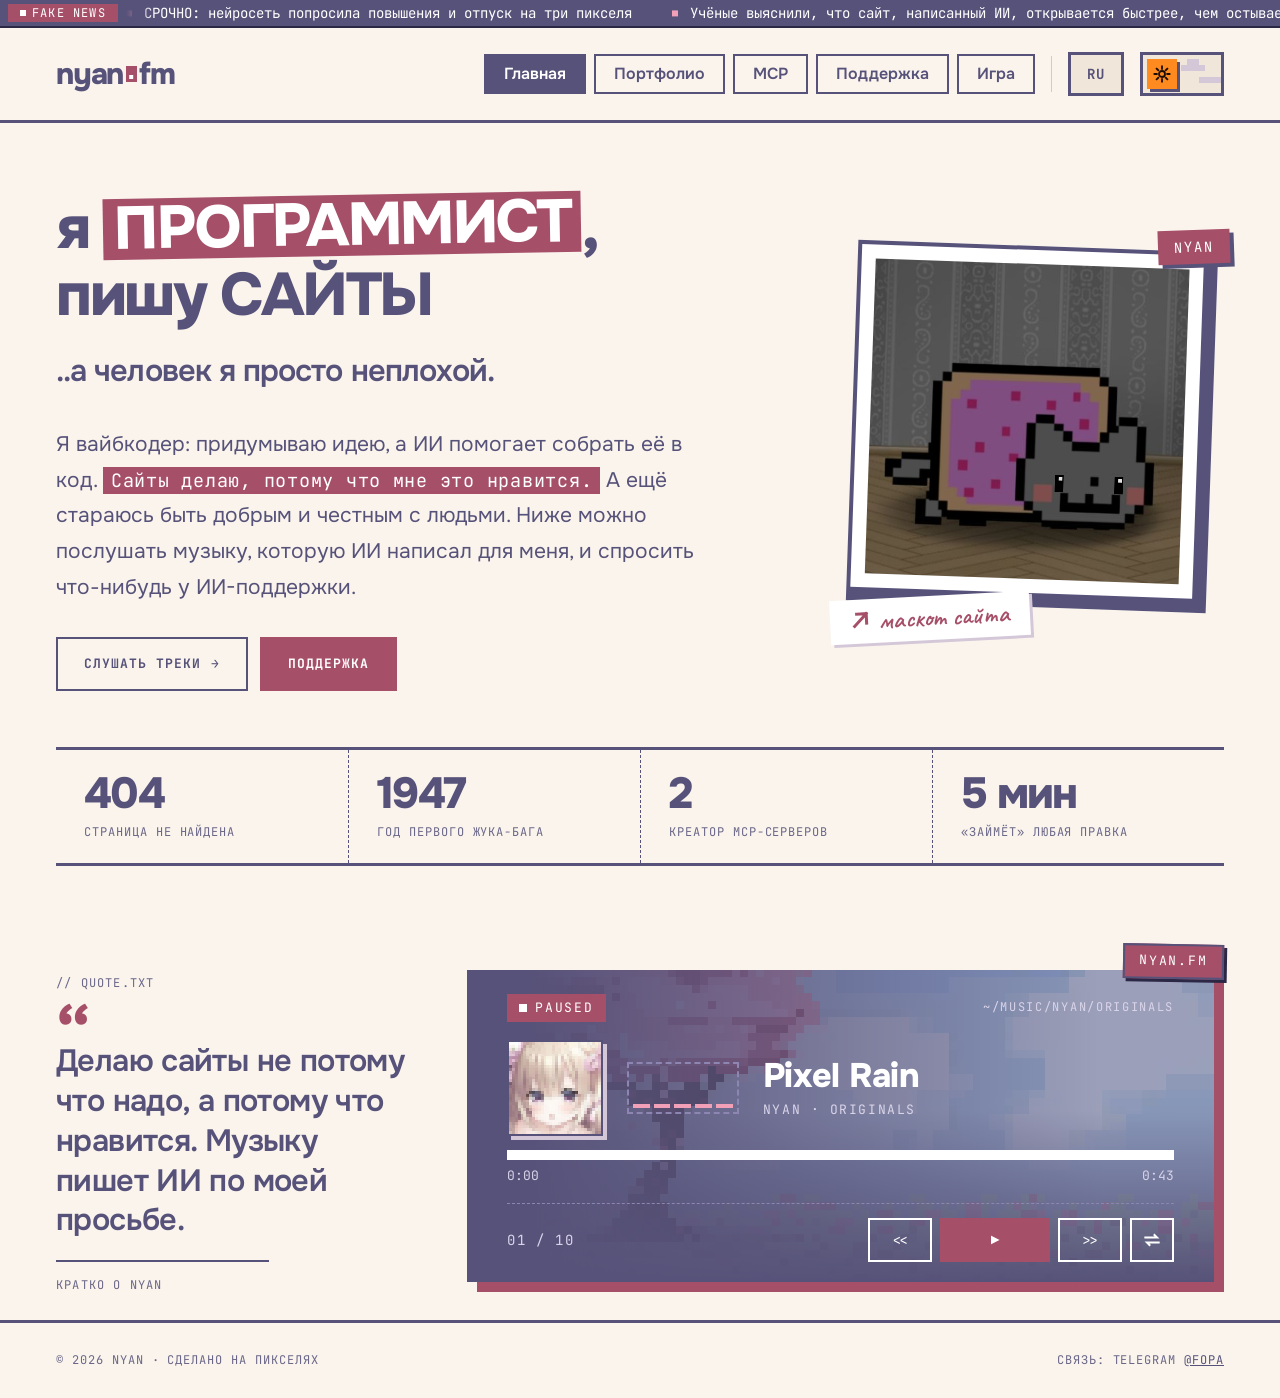
<file: index.html>
<!doctype html>
<html lang="ru">
<head>
  <meta charset="utf-8">
  <meta name="viewport" content="width=device-width, initial-scale=1">
  <title>NYAN</title>
  <meta name="description" content="Пиксельный уголок NYAN: музыка, цитаты и ИИ-поддержка">
  <link rel="canonical" href="https://aleks-fw.github.io/mysite/">
  <meta property="og:type" content="website">
  <meta property="og:title" content="NYAN">
  <meta property="og:description" content="Пиксельный уголок NYAN: музыка, цитаты, игра и ИИ-поддержка">
  <meta property="og:url" content="https://aleks-fw.github.io/mysite/">
  <meta property="og:image" content="https://aleks-fw.github.io/mysite/cat-open.png">
  <meta name="twitter:card" content="summary">
  <script>
    // по умолчанию светлая тема; при переходе между страницами она приходит из ссылки (?theme=), при обновлении страницы сбрасывается на светлую
    var t = "light", m = /[?&]theme=(dark|light)/.exec(location.search), nav = null;
    try { nav = performance.getEntriesByType("navigation")[0]; } catch (e) {}
    if (m && !(nav && nav.type === "reload")) t = m[1];
    document.documentElement.setAttribute("data-theme", t);
  </script>
  <link rel="stylesheet" href="fonts/fonts.css">
  <link rel="icon" href="data:image/svg+xml,%3Csvg%20xmlns=%22http://www.w3.org/2000/svg%22%20viewBox=%220%200%208%208%22%20shape-rendering=%22crispEdges%22%3E%3Crect%20width=%228%22%20height=%228%22%20fill=%22%23575279%22/%3E%3Crect%20x=%221%22%20y=%221%22%20width=%221%22%20height=%221%22%20fill=%22%23faf4ed%22/%3E%3Crect%20x=%221%22%20y=%222%22%20width=%221%22%20height=%221%22%20fill=%22%23faf4ed%22/%3E%3Crect%20x=%221%22%20y=%223%22%20width=%221%22%20height=%221%22%20fill=%22%23faf4ed%22/%3E%3Crect%20x=%221%22%20y=%224%22%20width=%221%22%20height=%221%22%20fill=%22%23faf4ed%22/%3E%3Crect%20x=%221%22%20y=%225%22%20width=%221%22%20height=%221%22%20fill=%22%23faf4ed%22/%3E%3Crect%20x=%224%22%20y=%221%22%20width=%221%22%20height=%221%22%20fill=%22%23faf4ed%22/%3E%3Crect%20x=%224%22%20y=%222%22%20width=%221%22%20height=%221%22%20fill=%22%23faf4ed%22/%3E%3Crect%20x=%224%22%20y=%223%22%20width=%221%22%20height=%221%22%20fill=%22%23faf4ed%22/%3E%3Crect%20x=%224%22%20y=%224%22%20width=%221%22%20height=%221%22%20fill=%22%23faf4ed%22/%3E%3Crect%20x=%224%22%20y=%225%22%20width=%221%22%20height=%221%22%20fill=%22%23faf4ed%22/%3E%3Crect%20x=%222%22%20y=%222%22%20width=%221%22%20height=%221%22%20fill=%22%23faf4ed%22/%3E%3Crect%20x=%222%22%20y=%223%22%20width=%221%22%20height=%221%22%20fill=%22%23faf4ed%22/%3E%3Crect%20x=%223%22%20y=%223%22%20width=%221%22%20height=%221%22%20fill=%22%23faf4ed%22/%3E%3Crect%20x=%223%22%20y=%224%22%20width=%221%22%20height=%221%22%20fill=%22%23faf4ed%22/%3E%3Crect%20x=%225%22%20y=%225%22%20width=%222%22%20height=%222%22%20fill=%22%23a64f69%22/%3E%3Crect%20x=%225%22%20y=%226%22%20width=%221%22%20height=%221%22%20fill=%22%23ffffff%22/%3E%3C/svg%3E">
  <link rel="stylesheet" href="style.css">
  <link rel="stylesheet" href="game/game.css">
  <link rel="stylesheet" href="tracks-menu.css">
</head>
<body id="top">
  <div class="news" role="region" aria-label="Новости">
    <div class="news__label">FAKE NEWS</div>
    <div class="news__view">
      <div class="news__move">
      <div class="news__track"><span>СРОЧНО: нейросеть попросила повышения и отпуск на три пикселя</span><span>Учёные выяснили, что сайт, написанный ИИ, открывается быстрее, чем остывает чай</span><span>Курс пиксельного рубля вырос на 2 квадрата</span><span>Ночью в игре «Антивирус» заметили вирус, который сам себя ловит. Мы его не трогали</span><span>Поддержка NYAN отвечает так быстро, что иногда успевает ответить до вопроса</span><span>В Москве задержан баг: он выдавал себя за фичу</span><span>Эксперты советуют: если сайт не открывается, нажмите F5 и подумайте о хорошем</span></div>
      <div class="news__track" aria-hidden="true"><span>СРОЧНО: нейросеть попросила повышения и отпуск на три пикселя</span><span>Учёные выяснили, что сайт, написанный ИИ, открывается быстрее, чем остывает чай</span><span>Курс пиксельного рубля вырос на 2 квадрата</span><span>Ночью в игре «Антивирус» заметили вирус, который сам себя ловит. Мы его не трогали</span><span>Поддержка NYAN отвечает так быстро, что иногда успевает ответить до вопроса</span><span>В Москве задержан баг: он выдавал себя за фичу</span><span>Эксперты советуют: если сайт не открывается, нажмите F5 и подумайте о хорошем</span></div>
      </div>
    </div>
  </div>

  <header class="top">
    <div class="wrap top__in">
      <a class="logo" href="#top" aria-label="NYAN, на главную">n<span class="logo__y">y</span>an<i class="logo__dot" aria-hidden="true"></i>fm</a>
      <div class="top__right" id="topMenu">
        <div class="top__art" aria-hidden="true"></div>
        <nav class="nav" aria-label="Разделы">
          <a class="nav__a is-active" href="#top">Главная</a>
          <a class="nav__a" href="#/portfolio">Портфолио</a>
          <a class="nav__a" href="#/mcp">MCP</a>
          <a class="nav__a" href="#/support">Поддержка</a>
          <a class="nav__a" href="#/game" id="gameLink">Игра</a>
        </nav>
        <span class="top__sep" aria-hidden="true"></span>
        <div class="lang-slot"><button class="lang" id="lang" type="button" aria-label="Сменить язык" title="Сменить язык"><span class="lang__next" aria-hidden="true">EN</span><span class="lang__cur">RU</span></button></div>
        <button class="theme" id="theme" type="button" aria-label="Сменить тему" aria-pressed="false" title="Сменить тему"><span class="theme__sky" aria-hidden="true"></span><span class="theme__thumb" aria-hidden="true"><svg class="theme__sun" viewBox="0 0 24 24" width="18" height="18" aria-hidden="true" fill="none" stroke="currentColor" stroke-width="2.4" stroke-linecap="square"><circle cx="12" cy="12" r="4"/><path d="M12 2v3M12 19v3M2 12h3M19 12h3M4.9 4.9l2.1 2.1M17 17l2.1 2.1M4.9 19.1L7 17M17 7l2.1-2.1"/></svg><svg class="theme__moon" viewBox="0 0 24 24" width="18" height="18" aria-hidden="true" fill="none" stroke="currentColor" stroke-width="2.4" stroke-linejoin="miter"><path d="M20 14.5A8.5 8.5 0 0 1 9.5 4 8.5 8.5 0 1 0 20 14.5z"/></svg></span></button>
      </div>
      <button class="burger" id="burger" type="button" aria-label="Меню" aria-expanded="false" aria-controls="topMenu"><span></span><span></span><span></span></button>
    </div>
  </header>

  <main class="wrap">
    <div class="view" data-view="home">
    <section class="hero" id="home">
      <div class="hero__text">
        <h1><span class="nw">я <span class="mark">ПРОГРАММИСТ</span>,</span><br><span class="nw">пишу САЙТЫ</span></h1>
        <p class="sub-h">..а человек я просто неплохой.</p>
        <p class="lead">Я вайбкодер: придумываю идею, а ИИ помогает собрать её в код. <span class="hl">Сайты делаю, потому что мне это нравится.</span> А ещё стараюсь быть добрым и честным с людьми. Ниже можно послушать музыку, которую ИИ написал для меня, и спросить что-нибудь у ИИ-поддержки.</p>
        <div class="hero__btns">
          <button class="hbtn" id="openTracks" type="button" aria-haspopup="dialog">Слушать треки &rarr;</button>
          <button class="hbtn hbtn--pink" id="heroChat" type="button">Поддержка</button>
        </div>
      </div>
      <figure class="photo">
        <span class="photo__tag">NYAN</span>
        <div class="photo__frame">
          <img class="cat cat--open" src="cat-open.png" width="511" height="513" alt="Пиксельный кот на тосте с радугой, глаза открыты">
          <img class="cat cat--closed" src="cat-closed.png" width="511" height="513" alt="Пиксельный кот на тосте с радугой спит, глаза закрыты">
        </div>
        <figcaption class="photo__cap"><svg class="photo__arr" viewBox="0 0 24 24" width="20" height="20" aria-hidden="true" focusable="false"><path d="M5 19 L19 5 M8 5 H19 V16" fill="none" stroke="currentColor" stroke-width="3.5" stroke-linecap="square"/></svg>маскот сайта</figcaption>
      </figure>
    </section>

    <div class="stats" role="list">
      <div class="stat" role="listitem"><b>404</b><span>страница не найдена</span></div>
      <div class="stat" role="listitem"><b>1947</b><span>год первого жука-бага</span></div>
      <div class="stat" role="listitem"><b>2</b><span>креатор MCP-серверов</span></div>
      <div class="stat" role="listitem"><b>5 мин</b><span>«займёт» любая правка</span></div>
    </div>

    <div class="screen2" id="music">
    <div class="row">
      <figure class="quote">
        <div class="cap">// QUOTE.TXT</div>
        <blockquote>
          <span class="quote__mark" aria-hidden="true">&ldquo;</span>
          Делаю сайты не потому что надо, а потому что нравится. Музыку пишет ИИ по моей просьбе.
        </blockquote>
        <div class="quote__line"></div>
        <figcaption class="cap">КРАТКО О NYAN</figcaption>
      </figure>

      <section class="player" aria-label="Музыкальный плеер">
        <div class="player__bg" id="playerBg" aria-hidden="true"></div>
        <span class="stamp">NYAN.FM</span>
        <div class="player__top">
          <span class="state" id="state"><i></i><b id="stateText">PAUSED</b></span>
          <span class="path">~/MUSIC/NYAN/ORIGINALS</span>
        </div>
        <div class="player__main">
          <img class="cover" id="cover" src="img/tracks/a1.png" width="96" height="96" alt="Аватарка трека">
          <div class="eq" id="eq" aria-hidden="true"><i></i><i></i><i></i><i></i><i></i></div>
          <div class="meta">
            <div class="title" id="title">Pixel Rain</div>
            <div class="sub" id="sub">NYAN · ORIGINALS</div>
          </div>
        </div>
        <div class="bar" id="bar" role="progressbar" aria-label="Прогресс трека" aria-valuemin="0" aria-valuemax="100" aria-valuenow="0"><div class="bar__fill" id="fill"></div></div>
        <div class="times"><span id="tCur">0:00</span><span id="tTot">0:00</span></div>
        <div class="player__foot">
          <span class="num" id="num">01 / 10</span>
          <div class="ctl">
            <button class="pbtn" id="prev" type="button" aria-label="Предыдущий трек">&lt;&lt;</button>
            <button class="pbtn pbtn--main" id="play" type="button" aria-label="Играть или пауза">&#9654;&#xFE0E;</button>
            <button class="pbtn" id="next" type="button" aria-label="Следующий трек">&gt;&gt;</button>
            <button class="pbtn pbtn--mode" id="mode" data-modebtn type="button"><svg class="m-repeat" viewBox="0 0 24 24" width="20" height="20" aria-hidden="true" fill="none" stroke="currentColor" stroke-width="2.4" stroke-linecap="square"><path d="M4 9h14l-3-3M20 15H6l3 3"/></svg><svg class="m-order" viewBox="0 0 24 24" width="20" height="20" aria-hidden="true" fill="none" stroke="currentColor" stroke-width="2.4" stroke-linecap="square"><path d="M4 5v14M8 12h12m-5-5l5 5-5 5"/></svg><svg class="m-random" viewBox="0 0 24 24" width="20" height="20" aria-hidden="true" fill="none" stroke="currentColor" stroke-width="2.4" stroke-linecap="square"><path d="M3 7h4l10 10h4M3 17h4l3-3M14 10l3-3h4M18 4l3 3-3 3M18 14l3 3-3 3"/></svg></button>
          </div>
        </div>
      </section>
    </div>
    </div>
    </div>

    <div class="view" data-view="portfolio" hidden>
    <section class="folio" aria-labelledby="folioTitle">
      <div class="folio__head">
        <h2 role="heading" aria-level="1" id="folioTitle">мои <span class="mark mark--sm">РАБОТЫ</span></h2>
        <p class="cap">// PORTFOLIO &middot; сайты и MCP-серверы</p>
      </div>
      <ul class="folio__grid">
        <li class="work">
          <span class="work__tag">САЙТ</span>
          <h2>Анна Светлова, семейный психолог</h2>
          <p>Сайт для индивидуальных и семейных консультаций.</p>
          <a class="work__link" href="https://aleks-fw.github.io/psix-sait/" target="_blank" rel="noopener">Открыть &rarr;</a>
        </li>
        <li class="work">
          <span class="work__tag">САЙТ</span>
          <h2>BASELINE, дома под ключ</h2>
          <p>Сайт строительной компании, которая строит дома под ключ.</p>
          <a class="work__link" href="https://aleks-fw.github.io/stroy-sait/" target="_blank" rel="noopener">Открыть &rarr;</a>
        </li>
        <li class="work">
          <span class="work__tag">САЙТ</span>
          <h2>Здрасьте, гости</h2>
          <p>Сайт кафе в городе: меню, отзывы, контакты.</p>
          <a class="work__link" href="https://aleks-fw.github.io/demo-cafe/" target="_blank" rel="noopener">Открыть &rarr;</a>
        </li>
        <li class="work">
          <span class="work__tag">САЙТ</span>
          <h2>FORGE Athletic Club</h2>
          <p>Сайт фитнес-клуба с тренировками.</p>
          <a class="work__link" href="https://aleks-fw.github.io/sport-demo/" target="_blank" rel="noopener">Открыть &rarr;</a>
        </li>
        <li class="work">
          <span class="work__tag">САЙТ</span>
          <h2>NOVA</h2>
          <p>Учебный интернет-магазин одежды.</p>
          <a class="work__link" href="https://aleks-fw.github.io/market/" target="_blank" rel="noopener">Открыть &rarr;</a>
        </li>
        <li class="work">
          <span class="work__tag">САЙТ</span>
          <h2>Hairbar, барбершоп</h2>
          <p>Сайт стильного и модного барбершопа в Краснодаре.</p>
          <a class="work__link" href="https://aleks657111-maker.github.io/Hairbar/" target="_blank" rel="noopener">Открыть &rarr;</a>
        </li>
        <li class="work work--mcp">
          <span class="work__tag">MCP</span>
          <h2>CodeCheck MCP</h2>
          <p>Проверяет готовый сайт в настоящем браузере и находит проблемы с доступностью, скоростью, безопасностью и SEO.</p>
          <a class="work__link" href="https://github.com/aleks-fw/CodeCheck-MCP" target="_blank" rel="noopener">GitHub &rarr;</a>
        </li>
        <li class="work work--mcp">
          <span class="work__tag">MCP</span>
          <h2>CodeQuest MCP</h2>
          <p>Превращает работу над кодом в RPG: уровень, опыт и квесты из реальных проблем в коде.</p>
          <a class="work__link" href="https://github.com/aleks-fw/rpg-game-MCP" target="_blank" rel="noopener">GitHub &rarr;</a>
        </li>
      </ul>
    </section>
    </div>

    <div class="view" data-view="mcp" hidden>
    <section class="mcpp" aria-labelledby="mcpTitle">
      <div class="mcpp__head">
        <h2 role="heading" aria-level="1" id="mcpTitle">мои <span class="mark mark--sm">MCP</span>-серверы</h2>
        <p class="cap">// инструменты, которые я сделал</p>
      </div>
      <div class="mcpp__grid">
        <article class="win">
          <div class="win__bar"><svg class="win__icon" viewBox="0 0 24 24" width="20" height="20" aria-hidden="true" fill="none" stroke="currentColor" stroke-width="2" stroke-linecap="round" stroke-linejoin="round"><circle cx="11" cy="11" r="7"/><path d="M21 21l-4.3-4.3"/><path d="M8 11l2.2 2.2L14.5 9"/></svg><span>codecheck-mcp</span><button class="win__tag" type="button" title="Нажми, чтобы сменить написание">MCP</button><b class="win__px" aria-hidden="true"><s></s><s></s><s></s></b></div>
          <div class="win__body">
            <p class="win__kind">Проверка сайтов</p>
            <h2>CodeCheck MCP</h2>
            <p class="win__text">Проверяет готовый сайт в настоящем браузере на разных размерах экрана и находит проблемы. К каждой находке прикладывает скриншот, чтобы ИИ мог сразу её исправить.</p>
            <div class="win__url">
              <a class="win__link" href="https://github.com/aleks-fw/CodeCheck-MCP" target="_blank" rel="noopener">https://github.com/aleks-fw/CodeCheck-MCP</a>
              <button class="copy" type="button" data-copy="https://github.com/aleks-fw/CodeCheck-MCP" aria-label="Скопировать ссылку" title="Скопировать ссылку"><svg class="copy__ico copy__ico--copy" viewBox="0 0 24 24" width="22" height="22" aria-hidden="true" fill="none" stroke="currentColor" stroke-width="2" stroke-linejoin="round"><rect x="9" y="9" width="12" height="12" rx="2"/><path d="M5 15H4a1 1 0 0 1-1-1V4a1 1 0 0 1 1-1h10a1 1 0 0 1 1 1v1"/></svg><svg class="copy__ico copy__ico--ok" viewBox="0 0 24 24" width="22" height="22" aria-hidden="true" fill="none" stroke="currentColor" stroke-width="2.5" stroke-linecap="round" stroke-linejoin="round"><path d="M5 12.5l4.5 4.5L19 7.5"/></svg></button>
            </div>
            <ul class="win__chips"><li>Браузер Playwright</li><li>Доступность</li><li>Скорость</li><li>Безопасность</li><li>SEO</li></ul>
          </div>
        </article>
        <article class="win">
          <div class="win__bar"><svg class="win__icon" viewBox="0 0 24 24" width="20" height="20" aria-hidden="true" fill="none" stroke="currentColor" stroke-width="2" stroke-linecap="round" stroke-linejoin="round"><path d="M12 3l2.7 5.6 6.1.9-4.4 4.3 1 6.1L12 17l-5.4 2.9 1-6.1L3.2 9.5l6.1-.9L12 3z"/></svg><span>codequest-mcp</span><button class="win__tag" type="button" title="Нажми, чтобы сменить написание">MCP</button><b class="win__px" aria-hidden="true"><s></s><s></s><s></s></b></div>
          <div class="win__body">
            <p class="win__kind">Игра для разработчика</p>
            <h2>CodeQuest MCP</h2>
            <p class="win__text">Превращает работу над кодом в RPG: у проекта есть уровень, опыт и квесты из реальных проблем в коде. Опыт даётся только после того, как проверка подтвердила, что проблема исправлена.</p>
            <div class="win__url">
              <a class="win__link" href="https://github.com/aleks-fw/rpg-game-MCP" target="_blank" rel="noopener">https://github.com/aleks-fw/rpg-game-MCP</a>
              <button class="copy" type="button" data-copy="https://github.com/aleks-fw/rpg-game-MCP" aria-label="Скопировать ссылку" title="Скопировать ссылку"><svg class="copy__ico copy__ico--copy" viewBox="0 0 24 24" width="22" height="22" aria-hidden="true" fill="none" stroke="currentColor" stroke-width="2" stroke-linejoin="round"><rect x="9" y="9" width="12" height="12" rx="2"/><path d="M5 15H4a1 1 0 0 1-1-1V4a1 1 0 0 1 1-1h10a1 1 0 0 1 1 1v1"/></svg><svg class="copy__ico copy__ico--ok" viewBox="0 0 24 24" width="22" height="22" aria-hidden="true" fill="none" stroke="currentColor" stroke-width="2.5" stroke-linecap="round" stroke-linejoin="round"><path d="M5 12.5l4.5 4.5L19 7.5"/></svg></button>
            </div>
            <ul class="win__chips"><li>Уровни 1–50</li><li>Опыт и статы</li><li>Квесты из кода</li><li>Проверка сканером</li></ul>
          </div>
        </article>
      </div>
    </section>
    </div>

    <div class="view" data-view="support" hidden>
    <section class="help" aria-labelledby="helpTitle">
      <div class="os os--center">
        <span class="stamp">SUPPORT.SH</span>
        <h2 role="heading" aria-level="1" id="helpTitle">ИИ-<span class="mark mark--sm">ПОДДЕРЖКА</span></h2>
        <p>Если что-то непонятно, спроси помощника. Он отвечает сразу, в любое время. Пока он работает по готовым ответам, настоящую нейросеть подключим позже.</p>
        <button class="btn btn--pink btn--big" id="openChat" type="button">ПОДДЕРЖКА</button>
        <span class="status"><i class="dot"></i> онлайн</span>
        <pre class="term" aria-hidden="true">$ uname -a
&gt; nyan-os 1.0
$ ./support.sh
[ INFO  ]  loading answers
[ INFO  ]  mounting /home/fopa
[ READY ]  welcome back</pre>
      </div>
    </section>
    </div>
    <div class="view" data-view="game" hidden>
      <section class="game" id="gameRoot" aria-label="Игра"></section>
    </div>
  </main>

  <footer class="foot">
    <div class="wrap"><span>© 2026 NYAN · сделано на пикселях</span><span id="contact">Связь: Telegram <a href="https://t.me/fopa">@fopa</a></span></div>
  </footer>

  <div class="mini" id="mini" role="region" aria-label="Мини-плеер" hidden>
    <div class="player__bg mini__bg" id="miniBg" aria-hidden="true"></div>
    <div class="mini__eq" id="miniEq" aria-hidden="true"><i></i><i></i><i></i></div>
    <div class="mini__meta"><b id="miniTitle">Pixel Rain</b><span id="miniTime">0:00</span></div>
    <button class="mini__btn" id="miniPrev" type="button" aria-label="Предыдущий трек">&lt;&lt;</button>
    <button class="mini__btn mini__btn--main" id="miniPlay" type="button" aria-label="Играть или пауза">&#9654;&#xFE0E;</button>
    <button class="mini__btn" id="miniNext" type="button" aria-label="Следующий трек">&gt;&gt;</button>
    <button class="mini__close" id="miniClose" type="button" aria-label="Закрыть мини-плеер" title="Закрыть">X</button>
    <div class="mini__bar" aria-hidden="true"><div class="mini__fill" id="miniFill"></div></div>
  </div>

  <div class="tmenu" id="tmenu" hidden>
    <div class="tmenu__back" data-tclose></div>
    <div class="tmenu__box" role="dialog" aria-modal="true" aria-labelledby="tmenuTitle">
      <div class="tmenu__head">
        <button class="tmenu__x tmenu__back-btn" id="tdetBack" type="button" hidden>&larr; Назад</button>
        <h2 id="tmenuTitle">Треки</h2>
        <button class="tmenu__x" type="button" data-tclose aria-label="Закрыть">X</button>
      </div>
      <ol class="tmenu__list" id="tmenuList"></ol>
      <section class="tdet" id="tdet" hidden aria-label="Плеер трека">
        <button class="tmenu__x tdet__bgb tdet__bgb--prev" id="tdetBgPrev" type="button" aria-label="Предыдущий фон" title="Предыдущий фон">&lt;</button>
        <button class="tmenu__x tdet__bgb tdet__bgb--next" id="tdetBgNext" type="button" aria-label="Следующий фон" title="Следующий фон">&gt;</button>
        <span class="tdet__bgname" id="tdetBgName" aria-live="polite"></span>
        <img class="tdet__art" id="tdetArt" src="img/tracks/a1.png" width="256" height="256" alt="">
        <div class="tdet__meta"><span class="tdet__n" id="tdetN">01</span><b class="tdet__t" id="tdetT"></b></div>
        <div class="tdet__bar" id="tdetBar" role="slider" tabindex="0" aria-label="Перемотка" aria-valuemin="0" aria-valuemax="100" aria-valuenow="0"><div class="tdet__fill" id="tdetFill"></div></div>
        <div class="tdet__times"><span id="tdetCur">0:00</span><span id="tdetTot">0:00</span></div>
        <div class="tdet__ctl">
          <button class="tmenu__x" id="tdetPrev" type="button" aria-label="Предыдущий трек">&lt;&lt;</button>
          <button class="tmenu__x tdet__play" id="tdetPlay" type="button" aria-label="Играть или пауза">&#9654;&#xFE0E;</button>
          <button class="tmenu__x" id="tdetNext" type="button" aria-label="Следующий трек">&gt;&gt;</button>
          <button class="tmenu__x tdet__mode" id="tdetMode" data-modebtn type="button"><svg class="m-repeat" viewBox="0 0 24 24" width="20" height="20" aria-hidden="true" fill="none" stroke="currentColor" stroke-width="2.4" stroke-linecap="square"><path d="M4 9h14l-3-3M20 15H6l3 3"/></svg><svg class="m-order" viewBox="0 0 24 24" width="20" height="20" aria-hidden="true" fill="none" stroke="currentColor" stroke-width="2.4" stroke-linecap="square"><path d="M4 5v14M8 12h12m-5-5l5 5-5 5"/></svg><svg class="m-random" viewBox="0 0 24 24" width="20" height="20" aria-hidden="true" fill="none" stroke="currentColor" stroke-width="2.4" stroke-linecap="square"><path d="M3 7h4l10 10h4M3 17h4l3-3M14 10l3-3h4M18 4l3 3-3 3M18 14l3 3-3 3"/></svg></button>
        </div>
        <div class="tdet__rate" id="tdetRate" role="group" aria-label="Скорость"></div>
      </section>
    </div>
  </div>

  <div class="modal" id="modal" hidden>
    <div class="modal__back" data-close></div>
    <div class="chat" role="dialog" aria-modal="true" aria-labelledby="chatTitle">
      <div class="chat__head">
        <span id="chatTitle">ИИ-ПОДДЕРЖКА</span>
        <button class="snd" id="sound" type="button" aria-pressed="true">ЗВУК: ВКЛ</button>
        <button class="x" type="button" data-close aria-label="Закрыть">X</button>
      </div>
      <div class="chat__log" id="log" aria-live="polite"></div>
      <div class="chat__quick" id="quick"></div>
      <form class="chat__form" id="form" autocomplete="off">
        <input id="input" type="text" maxlength="300" placeholder="Напиши вопрос..." aria-label="Сообщение">
        <button class="btn btn--yellow" type="submit">ОК</button>
      </form>
    </div>
  </div>

  <script src="sfx.js"></script>
  <script src="lang.js"></script>
  <script src="theme.js"></script>
  <script src="copy.js"></script>
  <script src="chat.js"></script>
  <script src="tracks-data.js"></script>
  <script src="script.js"></script>
  <script src="tracks-menu.js"></script>
  <script src="burger-fx.js"></script>
  <script defer src="game/three.min.js"></script>
  <script defer src="game/logic.js"></script>
  <script defer src="game/engine.js"></script>
  <script defer src="game/audio.js"></script>
  <script defer src="game/world.js"></script>
  <script defer src="game/bosses.js"></script>
  <script defer src="game/play.js"></script>
  <script defer src="game/lobby.js"></script>
  <script defer src="game/intro3d.js"></script>
  <script defer src="game/intro.js"></script>
</body>
</html>
</file>
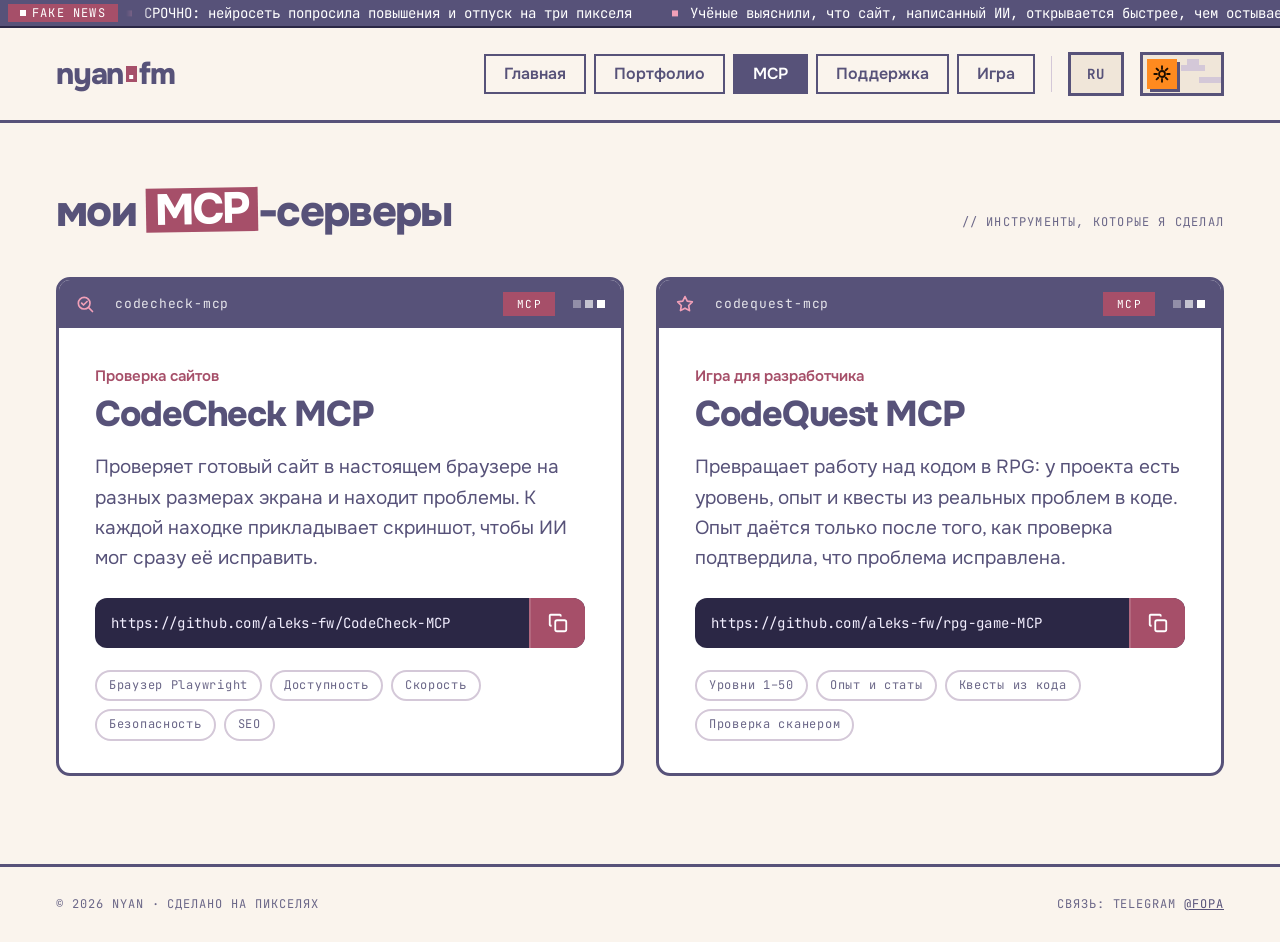
<file: mcp.html>
<!doctype html>
<html lang="ru">
<head>
  <meta charset="utf-8">
  <meta name="viewport" content="width=device-width, initial-scale=1">
  <title>MCP — NYAN</title>
  <meta http-equiv="refresh" content="0; url=index.html#/mcp">
  <script>location.replace("index.html#/mcp");</script>
</head>
<body>
  <p><a href="index.html#/mcp">Перейти в раздел «MCP»</a></p>
</body>
</html>
</file>
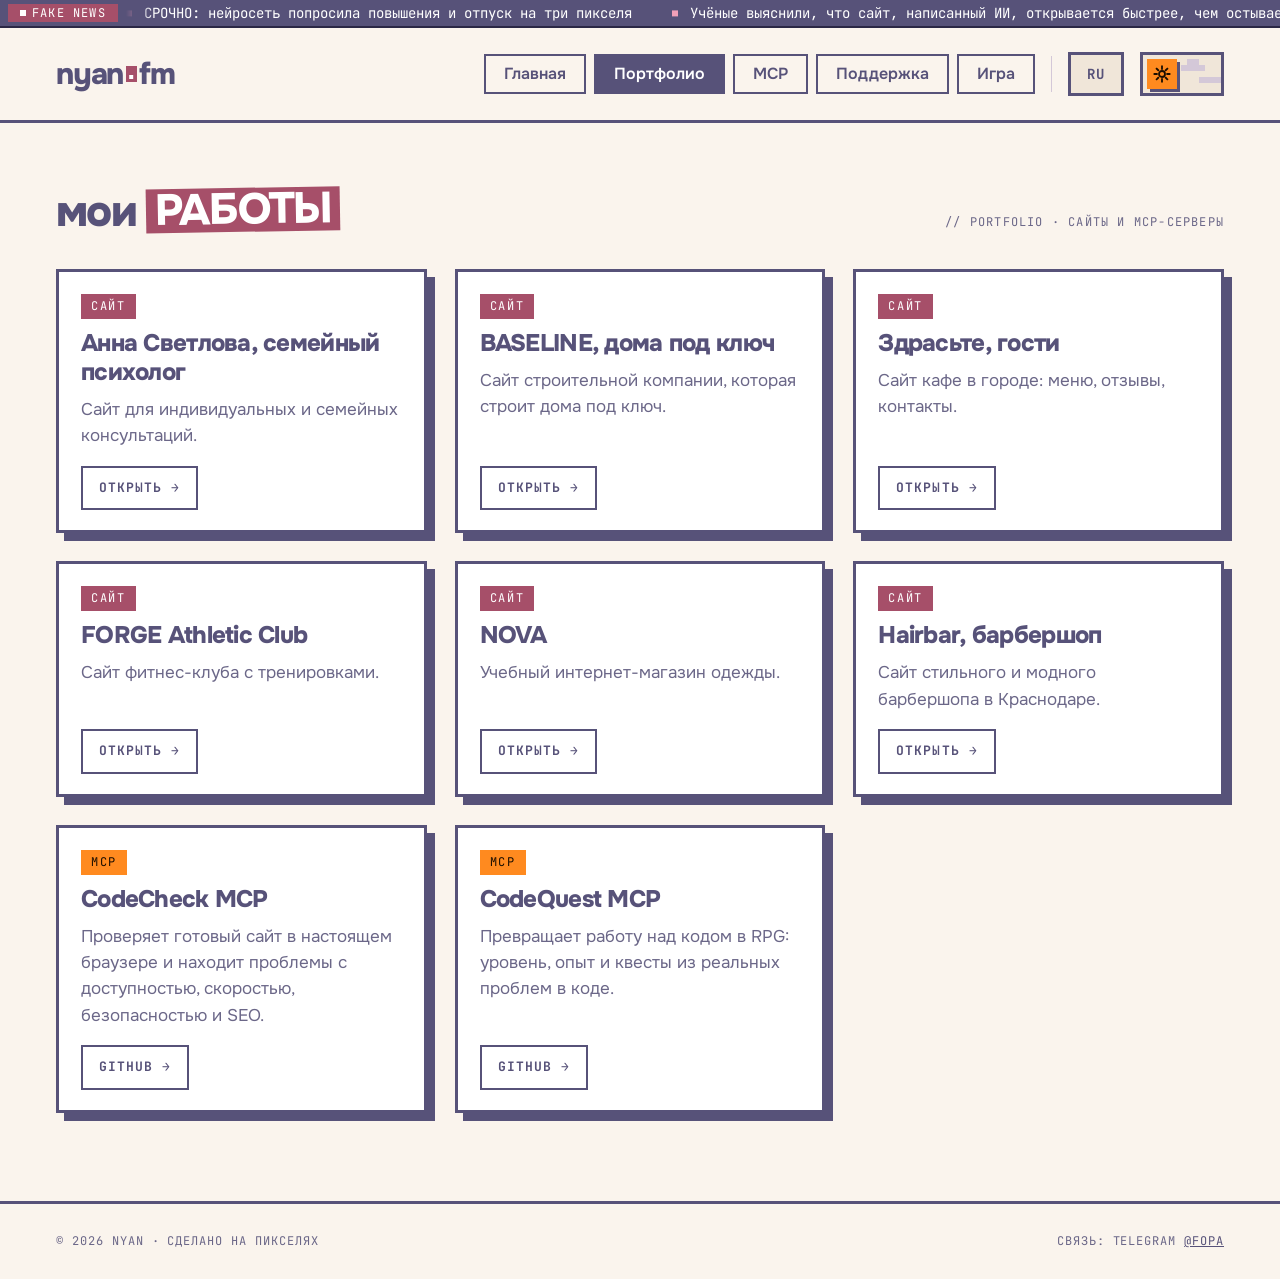
<file: portfolio.html>
<!doctype html>
<html lang="ru">
<head>
  <meta charset="utf-8">
  <meta name="viewport" content="width=device-width, initial-scale=1">
  <title>Портфолио — NYAN</title>
  <meta http-equiv="refresh" content="0; url=index.html#/portfolio">
  <script>location.replace("index.html#/portfolio");</script>
</head>
<body>
  <p><a href="index.html#/portfolio">Перейти в раздел «Портфолио»</a></p>
</body>
</html>
</file>
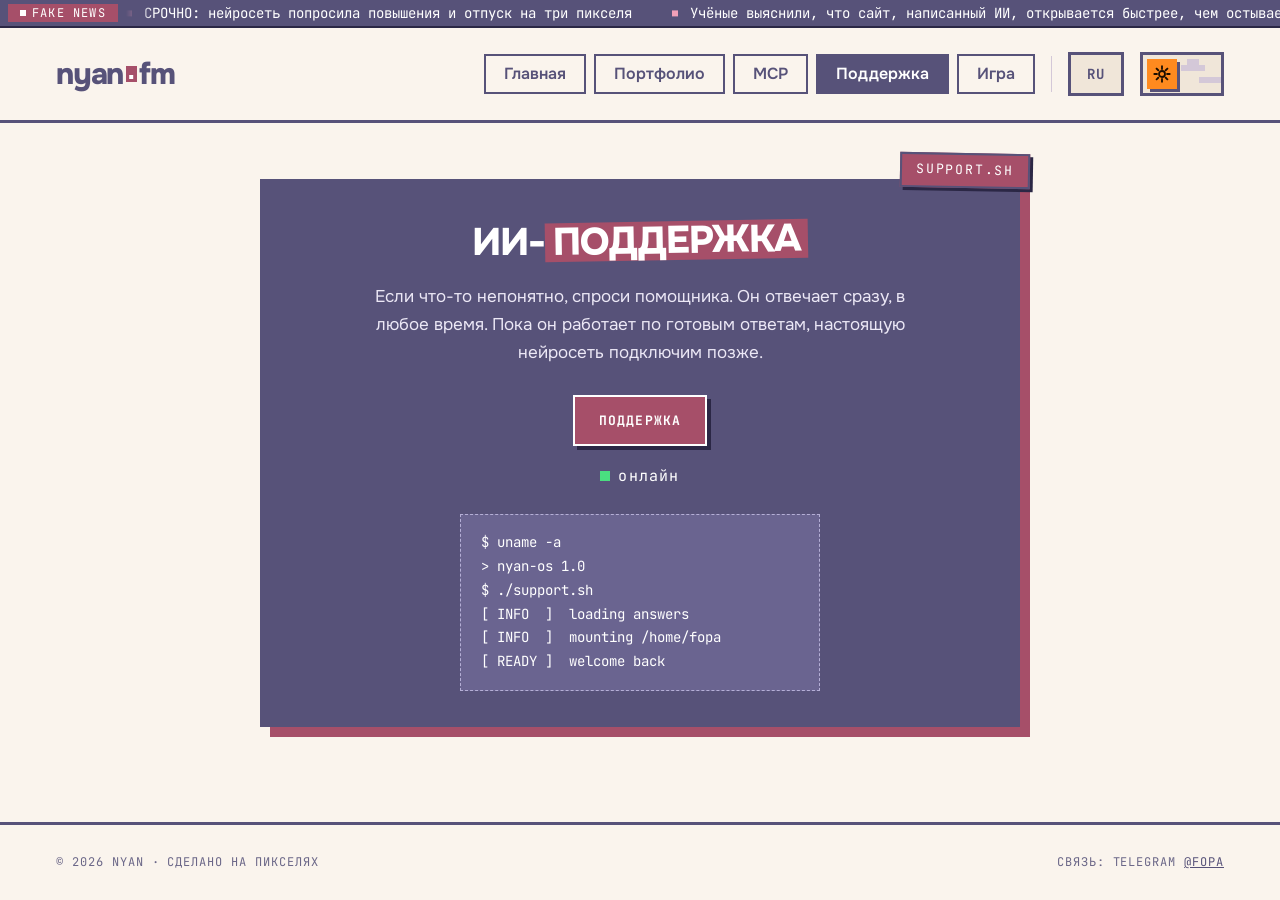
<file: support.html>
<!doctype html>
<html lang="ru">
<head>
  <meta charset="utf-8">
  <meta name="viewport" content="width=device-width, initial-scale=1">
  <title>Поддержка — NYAN</title>
  <meta http-equiv="refresh" content="0; url=index.html#/support">
  <script>location.replace("index.html#/support");</script>
</head>
<body>
  <p><a href="index.html#/support">Перейти в раздел «Поддержка»</a></p>
</body>
</html>
</file>
<file: fonts/fonts.css>
@font-face {
  font-family: 'Caveat';
  font-style: normal;
  font-weight: 600;
  font-display: swap;
  src: url(caveat_1.ttf) format('truetype');
}
@font-face {
  font-family: 'JetBrains Mono';
  font-style: normal;
  font-weight: 400;
  font-display: swap;
  src: url(jetbrainsmono_2.ttf) format('truetype');
}
@font-face {
  font-family: 'JetBrains Mono';
  font-style: normal;
  font-weight: 700;
  font-display: swap;
  src: url(jetbrainsmono_3.ttf) format('truetype');
}
@font-face {
  font-family: 'Onest';
  font-style: normal;
  font-weight: 400;
  font-display: swap;
  src: url(onest_4.ttf) format('truetype');
}
@font-face {
  font-family: 'Onest';
  font-style: normal;
  font-weight: 600;
  font-display: swap;
  src: url(onest_5.ttf) format('truetype');
}
@font-face {
  font-family: 'Onest';
  font-style: normal;
  font-weight: 800;
  font-display: swap;
  src: url(onest_6.ttf) format('truetype');
}
</file>
<file: style.css>
:root {
  --bg: #faf4ed;
  --bg2: #f0e6d9;
  --line: #575279;
  --line-d: #d4c8d8;
  --ink-d: #2b2745;
  --pink: #a64f69;
  --pink-l: #f2a0b8;
  --orange: #ff8a1f;
  --orange-d: #b85200;
  --text: #575279;
  --muted: #6b6788;
  --sans: "Onest", system-ui, sans-serif;
  --mono: "JetBrains Mono", ui-monospace, monospace;
  --gap: 8px;
  --section: 88px;
  --block: #575279;
  --paper: #ffffff;
  --pink-t: #a64f69;
  --pink-h: #8f4259;
  --on-pink: #ffffff;
}
:root[data-theme="dark"] {
  --bg: #1d1d1f;
  --bg2: #2b2b2e;
  --line: #8e86c9;
  --line-d: #404044;
  --block: #343437;
  --paper: #2b2b2e;
  --ink-d: #0e0e0f;
  --text: #efe6dc;
  --muted: #a9a3c4;
  /* в тёмной теме акценты мягкие, пастельные: розовый заменён на небесно-голубой, оранжевый на масляно-жёлтый */
  --pink: #9cc8f0;
  --pink-l: #d2e6f9;
  --pink-t: #9cc8f0;
  --pink-h: #84b6e4;
  --on-pink: #1b1a2e;
  --orange: #f3d88c;
  --orange-d: #c9a84e;
  color-scheme: dark;
}
/* touch-action: manipulation — iOS Safari не приближает страницу двойным тапом, прокрутка и щипок остаются */
* { box-sizing: border-box; margin: 0; padding: 0; touch-action: manipulation; }
html { scroll-behavior: smooth; scroll-padding-top: 24px; }
body {
  background: var(--bg);
  color: var(--text);
  font-family: var(--sans);
  font-size: 20px;
  line-height: 1.6;
  min-height: 100vh;
  display: flex;
  flex-direction: column;
  -webkit-font-smoothing: antialiased;
  transition: background-color .2s, color .2s;
}
.wrap { width: 100%; max-width: 1520px; margin: 0 auto; padding: 0 56px; }
main { flex: 1; padding-bottom: var(--section); }
.mono { font-family: var(--mono); }

/* news ticker */
.news { display: flex; align-items: stretch; background: var(--block); color: #fff; border-bottom: 2px solid var(--ink-d); overflow: hidden; font-family: var(--mono); font-size: 14px; line-height: 1; }
.news__label { flex: none; display: flex; align-items: center; gap: 6px; background: var(--pink); color: var(--on-pink); font-size: 12px; letter-spacing: .1em; padding: 0 12px; margin: 4px 0 4px 8px; z-index: 1; }
.news__label::before { content: ""; width: 6px; height: 6px; background: var(--on-pink); }
.news__view { flex: 1; overflow: hidden; display: flex; align-items: center; padding: 6px 0; margin-left: 8px; -webkit-mask-image: linear-gradient(90deg, transparent, #000 28px); mask-image: linear-gradient(90deg, transparent, #000 28px); }
.news__move { display: flex; flex: none; animation: ticker 60s linear infinite; }
.news__track { display: flex; flex: none; white-space: nowrap; }
.news__track span { padding-right: 40px; }
.news__track span::before { content: "■"; color: var(--pink-l); margin-right: 12px; font-size: 10px; vertical-align: 1px; }
@keyframes ticker { to { transform: translateX(-50%); } }

/* header */
.top { border-bottom: 3px solid var(--line); background: var(--bg); }
.top__in { display: flex; align-items: center; justify-content: space-between; gap: 16px; padding-top: 24px; padding-bottom: 24px; }
.logo { display: inline-flex; align-items: center; font-weight: 800; font-size: 30px; letter-spacing: -0.04em; color: var(--text); text-decoration: none; line-height: 1; }
.logo__dot { position: relative; background: var(--pink); width: .38em; height: .56em; margin: 0 .08em; display: inline-block; }
.logo__dot::after { content: ""; position: absolute; left: 50%; bottom: .12em; width: .12em; height: .12em; background: var(--on-pink); transform: translateX(-50%); }
.top__art { display: none; }
.nav { display: flex; gap: 8px; flex-wrap: wrap; justify-content: flex-end; }
.nav__a { font-family: var(--sans); font-weight: 600; font-size: 16px; letter-spacing: 0; color: var(--text); text-decoration: none; border: 2px solid var(--line); padding: 8px 18px; line-height: 1.2; transition: background .1s, color .1s; }
.nav__a:hover { background: var(--bg2); }
.nav__a.is-active { background: var(--block); color: #fff; }
.nav__a:focus-visible { outline: 3px solid var(--orange); outline-offset: 2px; }


/* theme toggle */
.top__right { display: flex; align-items: center; gap: 16px; }
.top__sep { width: 1px; height: 36px; background: var(--line-d); }
.theme { position: relative; flex: none; width: 84px; height: 44px; border: 3px solid var(--line); background: var(--bg2); color: var(--ink-d); cursor: pointer; padding: 0; overflow: hidden; transition: background .2s; }
.theme:focus-visible { outline: 3px solid var(--orange); outline-offset: 3px; }
/* небо: днём пиксельные облака, ночью пиксельные звёзды */
.theme__sky { position: absolute; top: 0; left: 0; width: 4px; height: 4px; background: transparent; transition: transform .35s steps(5); }
.theme__sky::before { content: ""; position: absolute; left: 38px; top: 10px; width: 6px; height: 6px; background: var(--line-d); box-shadow: 6px 0 var(--line-d), 12px 0 var(--line-d), 18px 0 var(--line-d), 6px -6px var(--line-d), 12px -6px var(--line-d), 18px 12px var(--line-d), 24px 12px var(--line-d), 30px 12px var(--line-d), 36px 12px var(--line-d); }
.theme__thumb { position: absolute; top: 4px; left: 4px; width: 30px; height: 30px; display: grid; place-items: center; background: var(--orange); color: #1a0d00; box-shadow: 3px 3px 0 var(--line); transition: transform .35s steps(5), background .2s; }
.theme__moon { display: none; }
.theme:hover .theme__thumb { filter: brightness(1.08); }
.theme:active .theme__thumb { transform: translate(2px, 2px); box-shadow: 1px 1px 0 var(--line); }
:root[data-theme="dark"] .theme { background: var(--ink-d); }
:root[data-theme="dark"] .theme__thumb { transform: translateX(42px); background: var(--orange); box-shadow: none; }
:root[data-theme="dark"] .theme:active .theme__thumb { transform: translate(44px, 2px); }
:root[data-theme="dark"] .theme__sun { display: none; }
:root[data-theme="dark"] .theme__moon { display: block; }
:root[data-theme="dark"] .theme__sky::before { left: 8px; top: 8px; width: 3px; height: 3px; background: #fff; box-shadow: 14px 9px #fff, 24px 2px #fff, 30px 16px var(--pink-l), 6px 20px var(--pink-l), 20px 24px #fff; }
@media (prefers-reduced-motion: reduce) { .theme__thumb, .theme__sky { transition: none; } }

/* переключатель языка: «3D-платформа» — кнопка стоит низко, при наведении поднимается на столбике и показывает второй язык */
.lang-slot { position: relative; flex: none; width: 56px; height: 44px; z-index: 5; }
.lang { position: absolute; bottom: 0; right: 0; width: 56px; height: 44px; padding: 0; border: 0; background: none; cursor: pointer; color: var(--text); font-family: var(--mono); font-weight: 700; font-size: 14px; letter-spacing: .06em; }
.lang:focus-visible { outline: 3px solid var(--orange); outline-offset: 6px; }
/* плита-основание: тонкая, видна только при наведении */
.lang::before { content: ""; position: absolute; left: 0; right: 0; bottom: 0; height: 0; background: var(--line); transition: height .3s steps(5); }
.lang:hover::before, .lang:focus-visible::before { height: 6px; }
/* столбик между плитой и кнопкой */
.lang::after { content: ""; position: absolute; left: 9px; right: 9px; bottom: 3px; height: 0; background: repeating-linear-gradient(0deg, var(--line) 0 3px, var(--line-d) 3px 6px); border-left: 3px solid var(--line); border-right: 3px solid var(--line); box-sizing: border-box; transition: height .3s steps(5); }
.lang:hover::after, .lang:focus-visible::after { height: 19px; }
/* верхняя «крышка»: обе надписи на одной плоскости */
.lang__cur, .lang__next { position: absolute; left: 0; right: 0; bottom: 0; height: 44px; display: flex; align-items: center; justify-content: center; box-sizing: border-box; border: 3px solid var(--line); transition: transform .3s steps(5); }
.lang__cur { background: var(--bg2); }
.lang__next { background: var(--pink); color: var(--on-pink); visibility: hidden; }
.lang__next::before { content: "↑"; margin-right: 5px; }
.lang:hover .lang__cur, .lang:hover .lang__next, .lang:focus-visible .lang__cur, .lang:focus-visible .lang__next { transform: translateY(-22px); }
.lang:hover .lang__cur, .lang:focus-visible .lang__cur { visibility: hidden; }
.lang:hover .lang__next, .lang:focus-visible .lang__next { visibility: visible; }
.lang:active .lang__next, .lang:active .lang__cur { transform: translateY(-19px); }
@media (prefers-reduced-motion: reduce) { .lang::before, .lang::after, .lang__cur, .lang__next { transition: none; } }

/* hero */
.hero { padding: 72px 0 56px; display: grid; grid-template-columns: minmax(0, 1fr) 380px; gap: 64px; align-items: center; }
h1 { font-weight: 800; font-size: clamp(38px, 4.7vw, 84px); line-height: 1.12; letter-spacing: -0.04em; color: var(--text); }
.mark { background: var(--pink); color: var(--on-pink); padding: 0 .18em; display: inline-block; transform: rotate(-1deg) translateY(-.05em); line-height: 1.02; }
.mark--yellow { background: var(--orange); color: var(--text); transform: rotate(1deg); }
:root[data-theme="dark"] .mark--yellow { background: var(--orange); color: #1a0d00; }
.mark--sm { padding: 0 .2em; }
.nw { white-space: nowrap; display: inline-block; }
.sub-h { font-weight: 600; font-size: clamp(22px, 2.4vw, 34px); letter-spacing: -0.03em; margin-top: 16px; }
.lead { margin-top: 32px; max-width: 640px; font-size: 21px; line-height: 1.7; }
.hl { font-family: var(--mono); font-size: .88em; letter-spacing: .04em; background: var(--pink); color: var(--on-pink); padding: 1px 8px; white-space: nowrap; }
.hero__btns { display: flex; flex-wrap: wrap; gap: 12px; margin-top: 32px; }
.hbtn { font-family: var(--mono); font-size: 13px; font-weight: 700; letter-spacing: .08em; text-transform: uppercase; text-decoration: none; cursor: pointer; line-height: 1.2; padding: 17px 26px; border: 2px solid var(--line); background: transparent; color: var(--text); transition: transform .08s; }
.hbtn:hover { transform: translateY(-2px); }
.hbtn:active { transform: translateY(0); }
.hbtn--pink { background: var(--pink); border-color: var(--pink); color: var(--on-pink); }
.hbtn--blue { background: var(--block); color: #fff; }
.hbtn:focus-visible { outline: 3px solid var(--orange); outline-offset: 3px; }

/* stats */
.stats { display: grid; grid-template-columns: repeat(4, 1fr); border-top: 3px solid var(--line); border-bottom: 3px solid var(--line); margin-bottom: var(--section); }
.stat { padding: 20px 28px 22px; }
.stat + .stat { border-left: 1px dashed var(--line); }
.stat b { display: block; font-weight: 800; font-size: clamp(34px, 3.4vw, 52px); line-height: 1.1; letter-spacing: -0.04em; }
.stat span { display: block; margin-top: 6px; font-family: var(--mono); font-size: 12px; letter-spacing: .08em; text-transform: uppercase; color: var(--muted); line-height: 1.4; }

/* photo */
.photo { position: relative; justify-self: center; width: 100%; max-width: 380px; padding: 8px 12px 40px 8px; }
/* тень сделана толстой правой и нижней стороной самой рамки: одна фигура, без швов на стыке */
.photo__frame { background: var(--paper); border: 4px solid var(--line); border-width: 4px 14px 14px 4px; padding: 14px; transform: rotate(2deg); }
.photo__frame img { display: block; width: 100%; height: auto; }
.cat--closed { display: none !important; }
:root[data-theme="dark"] .cat--open { display: none !important; }
:root[data-theme="dark"] .cat--closed { display: block !important; }
.photo__tag { position: absolute; top: -8px; right: -6px; z-index: 2; background: var(--pink); color: var(--on-pink); font-family: var(--mono); font-size: 14px; letter-spacing: .14em; padding: 6px 16px; box-shadow: 4px 4px 0 var(--line); transform: rotate(-2deg); }
.photo__cap { position: absolute; left: -14px; bottom: 8px; z-index: 2; background: var(--paper); color: var(--pink-t); font-family: "Caveat", cursive; font-weight: 600; font-size: 26px; line-height: 1; padding: 9px 20px; box-shadow: 3px 3px 0 var(--line-d); transform: rotate(-3deg); }
.photo__arr { display: inline-block; width: .8em; height: .8em; margin-right: 8px; vertical-align: -.02em; }

/* тёмная тема: нейтральные серые вместо сиреневых тонов */
:root[data-theme="dark"] .term { background: #48484d; border-color: #8e8e94; }
:root[data-theme="dark"] .pbtn:hover, :root[data-theme="dark"] .snd:hover { background: #48484d; }
:root[data-theme="dark"] .modal__back { background: rgba(14, 14, 15, .72); }

/* portfolio */
.folio { padding: 64px 0 var(--section); scroll-margin-top: 24px; }
.folio__head { display: flex; align-items: baseline; justify-content: space-between; gap: 16px; flex-wrap: wrap; margin-bottom: 32px; }
.folio__head h2 { font-weight: 800; font-size: clamp(30px, 3.4vw, 52px); letter-spacing: -0.04em; line-height: 1.15; }
.folio__grid { list-style: none; display: grid; grid-template-columns: repeat(auto-fill, minmax(280px, 1fr)); gap: 28px; }
.work { display: flex; flex-direction: column; align-items: flex-start; gap: 10px; background: var(--paper); border: 3px solid var(--line); box-shadow: 8px 8px 0 var(--line); padding: 22px 22px 20px; transition: transform .08s; }
.work:hover { transform: translate(-2px, -2px); }
.work__tag { font-family: var(--mono); font-size: 12px; letter-spacing: .14em; background: var(--pink); color: var(--on-pink); padding: 3px 10px; }
.work--mcp .work__tag { background: var(--orange); color: #1a0d00; }
.work h2 { font-weight: 800; font-size: 24px; letter-spacing: -0.03em; line-height: 1.2; }
.work p { font-size: 17px; line-height: 1.55; color: var(--muted); flex: 1; }
.work__link { font-family: var(--mono); font-size: 13px; font-weight: 700; letter-spacing: .08em; text-transform: uppercase; text-decoration: none; color: var(--text); border: 2px solid var(--line); padding: 10px 16px; margin-top: 6px; transition: background .1s, color .1s; }
.work__link:hover { background: var(--block); color: #fff; }
.work__link:focus-visible { outline: 3px solid var(--orange); outline-offset: 2px; }

/* shared blocks */
.player, .os { position: relative; background: var(--block); color: #fff; box-shadow: 10px 10px 0 var(--pink); }
.stamp { position: absolute; top: -26px; right: -10px; background: var(--pink); color: var(--on-pink); font-family: var(--mono); font-size: 13px; letter-spacing: .14em; padding: 5px 14px; border: 2px solid var(--line); box-shadow: 3px 3px 0 var(--ink-d); transform: rotate(1deg); }
.cap { font-family: var(--mono); font-size: 12px; letter-spacing: .1em; color: var(--muted); text-transform: uppercase; }

/* support block */
.os { display: grid; grid-template-columns: minmax(0, 1.3fr) minmax(0, 1fr); gap: 48px; padding: 40px 44px; margin-right: 10px; margin-bottom: var(--section); }
.os h2 { font-weight: 800; font-size: clamp(26px, 2.6vw, 38px); letter-spacing: -0.03em; line-height: 1.25; }
.os p { margin: 16px 0 28px; color: #ece8f6; max-width: 560px; font-size: 19px; line-height: 1.65; }
.os__btns { display: flex; align-items: center; gap: 24px; flex-wrap: wrap; }
.os .status { display: flex; align-items: center; gap: 8px; font-family: var(--mono); font-size: 15px; letter-spacing: .08em; color: #fff; }
.term { background: #6a6490; border: 1px dashed #b5afd6; padding: 20px 22px; font-family: var(--mono); font-size: 16px; line-height: 1.7; color: #fff; white-space: pre-wrap; align-self: center; }

.help { padding: 56px 0 var(--section); }
.os--center { grid-template-columns: 1fr; justify-items: center; text-align: center; gap: 0; max-width: 760px; margin: 0 auto; padding: 40px 32px 36px; }
.os--center h2 { color: #fff; font-size: clamp(28px, 3vw, 40px); }
.os--center p { margin: 16px auto 28px; font-size: 17px; }
.btn--big { font-size: 16px; padding: 16px 44px; box-shadow: 6px 6px 0 var(--ink-d); }
.os--center .status { margin-top: 18px; }
.os--center .term { margin-top: 26px; font-size: 14px; padding: 16px 20px; text-align: left; min-width: min(100%, 360px); }

/* страница MCP: карточки в виде окон программ */
.mcpp { padding: 64px 0 var(--section); }
.mcpp__head { display: flex; align-items: baseline; justify-content: space-between; gap: 16px; flex-wrap: wrap; margin-bottom: 40px; }
.mcpp__head h2 { font-weight: 800; font-size: clamp(30px, 3.4vw, 52px); letter-spacing: -0.04em; line-height: 1.15; }
.mcpp__grid { display: grid; grid-template-columns: repeat(2, minmax(0, 1fr)); gap: 32px; align-items: stretch; }
.win { display: flex; flex-direction: column; background: var(--paper); border: 3px solid var(--line); border-radius: 14px; overflow: hidden; transition: transform .2s ease, box-shadow .2s ease; }
.win:hover { transform: translateY(-4px); box-shadow: 0 16px 36px rgba(0, 0, 0, .14); }
.win__bar { display: flex; align-items: center; gap: 8px; padding: 12px 16px; background: var(--block); color: #fff; font-family: var(--mono); font-size: 13px; letter-spacing: .06em; }
.win__bar span { opacity: .85; }
/* левый край: пиксельная иконка, правый край: метка и три пикселя */
.win__icon { flex: none; margin-right: 12px; color: var(--pink-l); }
.win__tag { flex: none; box-sizing: border-box; margin-left: auto; width: 52px; border: 0; font-family: var(--mono); font-weight: 400; font-size: 11px; line-height: 1.3; letter-spacing: .12em; text-indent: .12em; text-align: center; padding: 3px 0; min-height: 24px; background: var(--pink); color: var(--on-pink); cursor: pointer; }
.win__tag:hover { filter: brightness(1.12); }
.win__tag:active { transform: translate(1px, 1px); }
.win__tag:focus-visible { outline: 3px solid var(--orange); outline-offset: 2px; }
.win__px { display: flex; gap: 4px; margin-left: 10px; }
.win__px s { width: 8px; height: 8px; background: #fff; opacity: .35; text-decoration: none; }
.win__px s:nth-child(2) { opacity: .65; }
.win__px s:nth-child(3) { opacity: 1; }
.win__body { display: flex; flex-direction: column; align-items: flex-start; flex: 1; padding: 36px 36px 32px; }
.win__kind { font-weight: 600; font-size: 15px; color: var(--pink-t); }
.win h2 { font-weight: 800; font-size: clamp(28px, 2.8vw, 42px); letter-spacing: -0.035em; line-height: 1.12; margin-top: 6px; }
.win__text { margin: 18px 0 24px; font-size: 19px; line-height: 1.6; }
.win__chips { list-style: none; display: flex; flex-wrap: wrap; gap: 8px; }
.win__chips li { font-family: var(--mono); font-size: 12px; letter-spacing: .06em; border: 2px solid var(--line-d); border-radius: 999px; padding: 4px 12px; color: var(--muted); }
.win__url { display: flex; align-items: stretch; width: 100%; margin-bottom: 22px; background: var(--ink-d); border-radius: 12px; overflow: hidden; }
.win__link { flex: 1; min-width: 0; display: flex; align-items: center; padding: 14px 16px; font-family: var(--mono); font-size: 14px; letter-spacing: .02em; color: #f3efff; text-decoration: none; overflow-wrap: anywhere; }
.win__link:hover { text-decoration: underline; text-underline-offset: 4px; }
.copy { flex: none; display: grid; place-items: center; border: 0; border-left: 2px solid rgba(255, 255, 255, .14); background: var(--pink); color: var(--on-pink); width: 56px; cursor: pointer; transition: filter .1s; }
.copy__ico--ok { display: none; }
.copy.is-done .copy__ico--copy { display: none; }
.copy.is-done .copy__ico--ok { display: block; }
.copy:hover { filter: brightness(1.1); }
.copy.is-done { background: #8fd9a8; color: #10281a; }
.copy:focus-visible { outline: 3px solid var(--orange); outline-offset: -3px; }
.win__link:focus-visible { outline: 3px solid var(--orange); outline-offset: -3px; }

/* мини-плеер: следует за пользователем по разделам */
.view[hidden], .mini[hidden] { display: none; }
.mini { position: fixed; right: 20px; bottom: 20px; z-index: 40; display: flex; align-items: center; gap: 10px; padding: 10px 12px 14px; background: var(--block); color: #fff; border: 2px solid var(--line); box-shadow: 6px 6px 0 var(--pink); max-width: calc(100vw - 32px); }
.mini__eq { flex: none; display: flex; align-items: flex-end; gap: 3px; width: 26px; height: 24px; }
.mini__eq i { flex: 1; background: var(--pink-l); height: 20%; }
.mini__meta { display: flex; flex-direction: column; min-width: 0; margin-right: 6px; }
.mini__meta b { font-weight: 800; font-size: 15px; line-height: 1.2; white-space: nowrap; overflow: hidden; text-overflow: ellipsis; max-width: 150px; }
.mini__meta span { font-family: var(--mono); font-size: 11px; letter-spacing: .06em; color: #d9d4ea; }
.mini__btn { flex: none; min-width: 38px; height: 36px; padding: 0 8px; background: transparent; color: #fff; border: 2px solid #fff; font-family: var(--mono); font-size: 13px; cursor: pointer; }
.mini__btn:hover { background: #6a6490; }
.mini__btn--main { background: var(--pink); border-color: var(--pink); color: var(--on-pink); min-width: 46px; }
.mini__btn--main:hover { background: var(--pink-h); border-color: var(--pink-h); }
.mini__btn:focus-visible { outline: 3px solid var(--orange); outline-offset: 2px; }
.mini__close { flex: none; width: 30px; height: 30px; margin-left: 4px; background: var(--pink); color: var(--on-pink); border: 2px solid #fff; font-family: var(--mono); font-size: 13px; cursor: pointer; }
.mini__close:hover { background: var(--pink-h); }
.mini__close:focus-visible { outline: 3px solid var(--orange); outline-offset: 2px; }
.mini > :not(.player__bg):not(.mini__bar) { position: relative; z-index: 1; }
.mini__bar { z-index: 1; position: absolute; left: 0; right: 0; bottom: 0; height: 4px; background: rgba(255, 255, 255, .22); }
.mini__fill { height: 100%; width: 0; background: var(--pink-l); }
:root[data-theme="dark"] .mini__btn:hover { background: #48484d; }

/* quote + player */
.row { display: grid; grid-template-columns: minmax(0, .75fr) minmax(0, 1.6fr); gap: 56px; align-items: start; margin-bottom: 24px; padding-top: 16px; }
.quote { align-self: start; padding-top: 4px; }
.quote blockquote { font-weight: 600; font-size: clamp(22px, 2.4vw, 32px); line-height: 1.3; letter-spacing: -0.02em; margin: 20px 0 20px; }
.quote__mark { display: block; font-size: 64px; line-height: .6; color: var(--pink-t); font-weight: 800; height: 28px; }
.quote__line { width: 60%; border-top: 2px solid var(--line); margin-bottom: 14px; }
.player { padding: 24px 40px 20px; margin-right: 10px; }
.player__bg { position: absolute; inset: 0; z-index: 0; overflow: hidden; pointer-events: none; background: center bottom / cover no-repeat; image-rendering: pixelated; opacity: .5; }
.mini__bg { image-rendering: auto; }
.player__bg::after { content: ""; position: absolute; inset: 0; background: linear-gradient(90deg, var(--block) 8%, rgba(0, 0, 0, 0) 85%), linear-gradient(0deg, var(--block) 0%, rgba(0, 0, 0, 0) 55%); }
.player__bg.is-new { animation: bgin .6s steps(6) 1; }
@keyframes bgin { from { opacity: 0; } to { opacity: .5; } }
.player > :not(.player__bg):not(.stamp) { position: relative; z-index: 1; }
@media (prefers-reduced-motion: reduce) { .player__bg.is-new { animation: none; } }
.player__top { display: flex; justify-content: space-between; align-items: center; gap: 12px; flex-wrap: wrap; font-family: var(--mono); }
.state { display: inline-flex; align-items: center; gap: 8px; background: var(--pink); color: var(--on-pink); padding: 4px 12px; font-size: 13px; letter-spacing: .14em; }
.state b { font-weight: 400; }
.state i { width: 8px; height: 8px; background: var(--on-pink); }
.state.is-on i { animation: blink 1s steps(2) infinite; }
.path { font-size: 12px; letter-spacing: .14em; color: #d9d4ea; }
.player__main { display: flex; gap: 24px; align-items: center; margin: 18px 0 14px; }
.cover { flex: none; width: 96px; height: 96px; object-fit: cover; image-rendering: pixelated; border: 2px solid var(--line); box-shadow: 4px 4px 0 var(--line-d); background: var(--paper); }
.eq { flex: none; width: 112px; height: 52px; display: flex; align-items: flex-end; gap: 4px; padding: 4px; border: 2px dashed #8d86b3; }
.eq i { flex: 1; background: var(--pink-l); height: 12%; }
.title { font-weight: 800; font-size: 34px; letter-spacing: -0.02em; line-height: 1.15; overflow-wrap: anywhere; }
.sub { font-family: var(--mono); font-size: 13px; letter-spacing: .12em; color: #d9d4ea; margin-top: 4px; }
.bar { height: 10px; background: #fff; cursor: pointer; position: relative; }
.bar__fill { height: 100%; width: 0; background: var(--pink-l); }
.times { display: flex; justify-content: space-between; font-family: var(--mono); font-size: 13px; color: #d9d4ea; margin-top: 6px; }
.player__foot { display: flex; justify-content: space-between; align-items: center; flex-wrap: wrap; gap: 12px; margin-top: 16px; border-top: 1px dashed #8d86b3; padding-top: 14px; }
.num { font-family: var(--mono); font-size: 14px; letter-spacing: .12em; color: #d9d4ea; }
.ctl { display: flex; gap: 8px; }
.pbtn { background: transparent; color: #fff; border: 2px solid #fff; min-width: 64px; height: 44px; padding: 0 12px; font-family: var(--mono); font-size: 14px; cursor: pointer; }
.pbtn:hover { background: #6a6490; }
.pbtn:active { transform: translate(2px, 2px); }
.pbtn--mode { min-width: 44px; padding: 0 10px; display: inline-flex; align-items: center; justify-content: center; }
.pbtn--main { background: var(--pink); border-color: var(--pink); color: var(--on-pink); min-width: 110px; }
.pbtn--main:hover { background: var(--pink-h); border-color: var(--pink-h); }
.pbtn:focus-visible { outline: 3px solid var(--orange); outline-offset: 2px; }

/* buttons (chat + support block) */
.btn { font-family: var(--mono); font-size: 13px; font-weight: 700; letter-spacing: .08em; text-transform: uppercase; border: 2px solid #fff; padding: 15px 24px; cursor: pointer; color: var(--on-pink); background: var(--pink); box-shadow: 4px 4px 0 var(--ink-d); transition: transform .05s, box-shadow .05s; }
.btn:hover { filter: brightness(1.12); }
.btn:active { transform: translate(2px, 2px); box-shadow: 2px 2px 0 var(--ink-d); }
.btn--yellow { background: var(--orange); border-color: var(--orange); color: #1a0d00; box-shadow: none; padding: 10px 14px; }
.btn:focus-visible, .x:focus-visible, input:focus-visible { outline: 3px solid var(--orange); outline-offset: 2px; }
.dot { width: 10px; height: 10px; background: #4ade80; display: inline-block; animation: blink 1.2s steps(2) infinite; }
@keyframes blink { 50% { opacity: .25; } }

.foot { border-top: 3px solid var(--line); padding: 28px 0; color: var(--muted); font-family: var(--mono); font-size: 12px; letter-spacing: .08em; text-transform: uppercase; }
.foot .wrap { display: flex; justify-content: space-between; gap: 16px; flex-wrap: wrap; }
.foot a { color: var(--text); }

/* modal + chat */
.modal { position: fixed; inset: 0; z-index: 50; display: grid; place-items: center; padding: 16px; }
.modal[hidden] { display: none; }
.modal__back { position: absolute; inset: 0; background: rgba(43, 39, 69, .7); }
.chat { position: relative; width: 100%; max-width: 460px; height: min(620px, calc(var(--vvh, 100vh) - 32px)); display: flex; flex-direction: column; background: var(--bg); border: 4px solid var(--line); box-shadow: 8px 8px 0 var(--pink); }
.chat__head { display: flex; justify-content: space-between; align-items: center; background: var(--block); color: #fff; padding: 12px 14px; font-family: var(--mono); font-size: 13px; letter-spacing: .1em; }
.snd { margin-left: auto; margin-right: 10px; background: transparent; color: #fff; border: 2px solid #fff; padding: 5px 10px; cursor: pointer; font-family: var(--mono); font-size: 11px; letter-spacing: .1em; }
.snd:hover { background: #6a6490; }
.snd:focus-visible { outline: 3px solid var(--orange); outline-offset: 2px; }
.x { background: var(--pink); color: var(--on-pink); border: 2px solid #fff; width: 32px; height: 32px; cursor: pointer; font-family: var(--mono); font-size: 14px; }
.chat__log { flex: 1; overflow-y: auto; padding: 16px; display: flex; flex-direction: column; gap: 12px; }
.msg { max-width: 85%; padding: 10px 14px; border: 2px solid var(--line-d); font-size: 17px; line-height: 1.45; white-space: pre-wrap; overflow-wrap: anywhere; }
.msg--bot { align-self: flex-start; background: var(--bg2); }
.msg--me { align-self: flex-end; background: var(--pink); border-color: var(--pink); color: var(--on-pink); }
.msg--typing { color: var(--muted); }
/* сообщение «в ожидании»: бот ещё печатает предыдущий ответ; три пикселя мигают по очереди */
.msg--wait { opacity: .65; border-style: dashed; }
.msg__dots { display: inline-flex; gap: 3px; margin-left: 8px; vertical-align: middle; }
.msg__dots i { width: 5px; height: 5px; background: currentColor; opacity: .3; animation: msgdot 1.2s steps(1) infinite; }
.msg__dots i:nth-child(2) { animation-delay: .2s; }
.msg__dots i:nth-child(3) { animation-delay: .4s; }
@keyframes msgdot { 0%, 100% { opacity: .3; } 15%, 50% { opacity: 1; } }
@media (prefers-reduced-motion: reduce) { .msg__dots i { animation: none; opacity: .6; } }
.chat__quick { display: flex; flex-wrap: wrap; gap: 8px; padding: 0 16px 12px; }
.chip { background: transparent; color: var(--text); border: 2px solid var(--line); padding: 5px 12px; font-family: var(--sans); font-size: 15px; cursor: pointer; }
.chip:hover { background: var(--block); color: #fff; }
.chat__form { display: flex; gap: 8px; padding: 14px; border-top: 3px solid var(--line-d); }
.chat__form input { flex: 1; min-width: 0; background: var(--bg2); border: 2px solid var(--line); color: var(--text); font-family: var(--sans); font-size: 17px; padding: 9px 12px; }

/* бургер-кнопка (видна только на телефоне): радуга Nyan — три цветные полоски и искры.
   Закрыто: полоски «бегут» волной. Открыто: розовая и голубая сходятся в крестик, оранжевая улетает вправо */
.burger { display: none; flex: none; position: relative; width: 52px; height: 46px; padding: 0; border: 0; background: transparent; color: var(--text); cursor: pointer; align-items: center; justify-content: center; }
.burger:focus-visible { outline: 3px solid var(--orange); outline-offset: 3px; }
.burger span { position: absolute; left: 10px; right: 10px; height: 5px; outline: 2px solid var(--ink-d); transition: transform .26s ease, opacity .18s ease, top .26s ease; animation: nyanwave 1.3s steps(2) infinite; }
.burger span:nth-child(1) { top: 9px; background: #ec6a9d; }
.burger span:nth-child(2) { top: 20px; background: #ff8a1f; animation-delay: .22s; }
.burger span:nth-child(3) { top: 31px; background: #3ec8d8; animation-delay: .44s; }
@keyframes nyanwave { 0%, 100% { left: 10px; right: 10px; } 50% { left: 13px; right: 7px; } }
/* искры: два пиксельных блика, мигают */
.burger::before, .burger::after { content: ""; position: absolute; width: 3px; height: 3px; pointer-events: none; animation: nyanspark 1.6s steps(2) infinite; }
.burger::before { right: 4px; top: 3px; background: #ff8a1f; box-shadow: 3px 0 #ff8a1f, -3px 0 #ff8a1f, 0 3px #ff8a1f, 0 -3px #ff8a1f; }
.burger::after { left: 5px; bottom: 4px; background: #3ec8d8; box-shadow: 3px 0 #3ec8d8, -3px 0 #3ec8d8, 0 3px #3ec8d8, 0 -3px #3ec8d8; animation-delay: .8s; }
@keyframes nyanspark { 0%, 49% { opacity: 1; } 50%, 100% { opacity: 0; } }
.top.is-open .burger span { animation: none; left: 10px; right: 10px; }
.top.is-open .burger span:nth-child(1) { top: 20px; transform: rotate(45deg); }
.top.is-open .burger span:nth-child(2) { transform: translateX(24px) scaleX(.2); opacity: 0; }
.top.is-open .burger span:nth-child(3) { top: 20px; transform: rotate(-45deg); }
.top.is-open .burger::before, .top.is-open .burger::after { animation: none; opacity: 0; }

@media (max-width: 1100px) {
  .hero { grid-template-columns: minmax(0, 1fr) 320px; gap: 40px; }
  .stats { grid-template-columns: repeat(2, 1fr); }
  .stat:nth-child(3) { border-left: 0; }
  .stat:nth-child(n+3) { border-top: 1px dashed var(--line); }
}
@media (max-width: 800px) {
  .mini { left: 12px; right: 12px; bottom: 12px; max-width: none; }
  .mini__meta { flex: 1; }
  .mini__meta b { max-width: none; }
  .hl { white-space: normal; }
  .hero__text { min-width: 0; }
  .mcpp__grid { grid-template-columns: 1fr; }
  .win__body { padding: 26px 22px 24px; }
  :root { --section: 64px; }
  body { font-size: 18px; }
  .wrap { padding: 0 20px; }
  .top { position: relative; z-index: 30; }
  .top__in { padding-top: 14px; padding-bottom: 14px; display: flex; flex-direction: row; align-items: center; justify-content: space-between; gap: 12px; }
  .logo { font-size: 30px; }
  .burger { display: inline-flex; }
  /* выпадающая панель: меню и переключатели языка и темы */
  .top__right { position: absolute; left: 0; right: 0; top: 100%; display: grid; grid-template-columns: auto auto 1fr; align-items: center; gap: 14px 12px; padding: 16px 20px 20px; background: var(--bg); border-bottom: 3px solid var(--line); box-shadow: 0 10px 0 rgba(0, 0, 0, .12);
    visibility: hidden; opacity: 0; transform: translateY(-12px); transition: opacity .22s ease, transform .22s steps(5), visibility 0s linear .22s; }
  .top.is-open .top__right { visibility: visible; opacity: 1; transform: none; transition-delay: 0s; }
  .top__sep { display: none; }
  /* пиксельный арт слева от кнопок: занимает пустую половину панели; фон грузится только когда панель показана */
  .top__art { display: block; grid-column: 1 / -1; grid-row: 1; justify-self: start; align-self: center; width: min(calc(100% - var(--navw) - 14px), 230px); aspect-ratio: 5 / 6; background: var(--bg) url("img/menu-art-light.png") 15% 30% / cover no-repeat; border: 2px solid var(--line); box-shadow: 4px 4px 0 var(--line-d); opacity: 0; transform: translateY(8px); transition: opacity .25s ease, transform .25s steps(4); }
  .top.is-open .top__art { opacity: 1; transform: none; transition-delay: .12s; }
  .top__right { --navw: clamp(150px, 55%, 192px); }
  .nav { grid-column: 1 / -1; grid-row: 1; width: var(--navw); justify-self: end; display: grid; gap: 8px; }
  .nav__a { display: block; padding: 13px 16px; font-size: 18px; opacity: 0; transform: translateX(-16px); transition: opacity .2s ease, transform .22s steps(4), background .12s; }
  .top.is-open .nav__a { opacity: 1; transform: none; transition-delay: calc(var(--i, 0) * 45ms + 70ms); }
  .nav__a:nth-child(1) { --i: 0; } .nav__a:nth-child(2) { --i: 1; } .nav__a:nth-child(3) { --i: 2; } .nav__a:nth-child(4) { --i: 3; } .nav__a:nth-child(5) { --i: 4; }
  .hero { grid-template-columns: 1fr; gap: 40px; padding: 40px 0 40px; }
  h1 { font-size: 8.6vw; }
  .lead { font-size: 18px; }
  .photo { max-width: 320px; justify-self: start; padding-bottom: 6px; }
  /* подпись под фото — обычным рукописным текстом, а не наклонной «бумажкой» */
  .photo__cap { position: static; display: block; margin: 16px 0 0 4px; padding: 0; background: none; box-shadow: none; transform: none; font-size: 24px; }
  .stat { padding: 16px 16px 18px; }
  .stat span { font-size: 11px; letter-spacing: .1em; }
  .row { grid-template-columns: minmax(0, 1fr); gap: 40px; }
  .stamp { right: 4px; }
  .os { grid-template-columns: 1fr; gap: 28px; padding: 28px 22px; }
  .player { padding: 24px 20px 20px; min-height: 0; }
  .title { font-size: 26px; }
  .eq { width: 92px; height: 56px; }
  .player__main { gap: 14px; }
  .cover { width: 72px; height: 72px; }
  .player__main .meta { min-width: 0; }
  .foot .wrap { flex-direction: column; }
}
@media (max-width: 420px) {
  .player__main .eq { display: none; }
  .pbtn { min-width: 52px; padding: 0 8px; }
  .pbtn--main { min-width: 84px; }
  .pbtn--mode { min-width: 44px; }
  .hbtn { padding: 15px 18px; flex: 1 1 auto; text-align: center; }
}
@media (max-width: 600px) {
  /* плеер на главной: ниже и уже */
  .player { padding: 16px 14px 14px; margin-right: 6px; }
  .player__top .path { display: none; }
  .player__main { gap: 12px; margin: 12px 0 10px; }
  .cover { width: 56px; height: 56px; box-shadow: 3px 3px 0 var(--line-d); }
  .title { font-size: 22px; }
  .sub { font-size: 11px; letter-spacing: .08em; }
  .times { font-size: 12px; margin-top: 4px; }
  .player__foot { margin-top: 10px; padding-top: 10px; gap: 8px; flex-wrap: nowrap; }
  .num { font-size: 12px; letter-spacing: .06em; }
  .ctl { gap: 6px; }
  .pbtn { min-width: 40px; height: 40px; padding: 0 6px; font-size: 13px; }
  .pbtn--main { min-width: 64px; }
  .pbtn--mode { min-width: 40px; padding: 0 6px; }
  /* мини-плеер: в одну строку, не шире экрана */
  .mini { left: 8px; right: 8px; bottom: 8px; gap: 8px; padding: 8px 10px 12px; }
  .mini__eq { display: none; }
  .mini__meta { margin-right: 0; }
  .mini__meta b { font-size: 14px; }
  .mini__meta span { white-space: nowrap; }
  .mini__btn { min-width: 34px; height: 32px; padding: 0 6px; font-size: 12px; }
  .mini__btn--main { min-width: 40px; }
  .mini__close { width: 28px; height: 28px; margin-left: 0; }
}
@media (max-width: 400px) { .nav__a { padding: 12px 10px; font-size: 16px; } }
@media (prefers-reduced-motion: reduce) {
  .top__right, .nav__a, .burger span, .top__art { transition: none !important; }
  .burger span, .burger::before, .burger::after { animation: none !important; }
  html { scroll-behavior: auto; }
  .dot { animation: none; }
  .btn, .hbtn { transition: none; }
}

/* анимация открытия бургера: глитч логотипа, буква «y» синеет и течёт плазмой (burger-fx.js) */
.logo__y { display: inline-block; }
.logo.is-glitch { animation: nyanglitch .62s steps(1) 1; }
.logo__y.is-melt { color: var(--fx-main); animation: nyanmelt .3s steps(2) infinite; }
.top__fx { position: absolute; left: 0; top: 0; z-index: 40; pointer-events: none; image-rendering: pixelated; }
@keyframes nyanglitch {
  0% { transform: none; text-shadow: none; }
  7% { transform: translate(-3px, 1px) skewX(-8deg); text-shadow: 3px 0 #3ec8d8, -3px 0 #ec6a9d; }
  14% { transform: translate(4px, -1px); text-shadow: -4px 0 #3ec8d8, 4px 0 #ec6a9d; opacity: .5; }
  21% { transform: none; text-shadow: none; opacity: 1; }
  30% { transform: translate(2px, 2px) skewX(6deg); text-shadow: 2px 0 #3ec8d8, -2px 0 #ec6a9d; }
  38% { transform: translate(-5px, 0); text-shadow: 5px 0 #3ec8d8; opacity: .3; }
  44% { transform: translate(-5px, 0); text-shadow: 5px 0 #3ec8d8; opacity: .3; }
  52% { transform: none; text-shadow: none; opacity: 1; }
  62% { transform: translate(3px, -2px) skewX(-10deg); text-shadow: -3px 0 #ec6a9d, 3px 0 #2d8cff; }
  72% { transform: translate(-2px, 1px); text-shadow: 2px 0 #2d8cff; opacity: .6; }
  82% { transform: translate(1px, 0); text-shadow: none; opacity: 1; }
  100% { transform: none; text-shadow: none; opacity: 1; }
}
@keyframes nyanmelt { 0% { transform: translate(0, 0); } 50% { transform: translate(1px, 2px); } }
@media (prefers-reduced-motion: reduce) { .logo.is-glitch, .logo__y.is-melt { animation: none; } }
.top.is-fx .top__art { opacity: 0; transform: none; transition: none; box-shadow: none; }
.top.is-open.is-revealing .top__art { transition: opacity 1.1s steps(9), transform .25s steps(4); }

/* картинка и цвет плазмы в меню зависят от темы (рамка у обеих одна и та же, 5:6, лишнее обрезается): светлая — оранжевая картинка и розовая плазма, тёмная — голубая (burger-fx.js читает --fx-*) */
:root { --fx-dark: #575279; --fx-main: #a64f69; --fx-light: #faf4ed; }   /* светлая тема: цвета точки логотипа */
:root[data-theme="dark"] { --fx-dark: #073d68; --fx-main: #66c0f5; --fx-light: #faf4ed; }
@media (max-width: 800px) { :root[data-theme="dark"] .top__art { background-image: url("img/menu-art.png"); background-position: 50% 15%; image-rendering: pixelated; } }
</file>
<file: game/game.css>
/* стили игры: лобби, HUD, анимация входа */
.game { position: relative; margin: 24px 0 0; }
.game [hidden] { display: none !important; }
.game__stage { position: relative; height: min(78vh, 760px); min-height: 460px; background: #0b0b1a; border: 3px solid var(--line); box-shadow: 8px 8px 0 var(--pink); overflow: hidden; }
.game__canvas { position: absolute; inset: 0; width: 100%; height: 100%; display: block; touch-action: none; }
.game__lobby, .game__over, .game__nogl { position: absolute; inset: 0; margin: auto; width: min(560px, calc(100% - 24px)); max-height: calc(100% - 24px); overflow: auto; height: fit-content; padding: 20px; background: var(--block); color: #fff; border: 3px solid var(--line); box-shadow: 6px 6px 0 var(--pink-l); font-family: var(--mono); }
.game__title { font: 800 clamp(28px, 6vw, 44px)/1 var(--sans); letter-spacing: -.03em; margin: 0 0 6px; }
.game__shop-row { display: grid; grid-template-columns: 1fr auto auto; gap: 10px; align-items: center; padding: 6px 0; border-top: 1px dashed var(--line-d); }
.game__pips { display: flex; gap: 2px; } .game__pips i { width: 8px; height: 12px; background: #4a4a5e; } .game__pips i.on { background: var(--orange); }
.gbtn { font: 700 14px var(--mono); padding: 10px 16px; background: var(--pink); color: var(--on-pink); border: 2px solid var(--ink-d); box-shadow: 4px 4px 0 var(--ink-d); cursor: pointer; }
.gbtn:hover:not(:disabled) { transform: translate(-1px, -1px); } .gbtn:active:not(:disabled) { transform: translate(3px, 3px); box-shadow: 1px 1px 0 var(--ink-d); }
.gbtn:disabled { opacity: .45; cursor: not-allowed; } .gbtn--big { width: 100%; font-size: 18px; padding: 14px; margin: 14px 0 8px; } .gbtn--sm { padding: 6px 10px; font-size: 12px; } .gbtn--ghost { background: transparent; color: #fff; box-shadow: none; border-color: var(--line); }
.gbtn:focus-visible, .hud__bomb:focus-visible { outline: 3px solid var(--orange); outline-offset: 2px; }
.game__hud { position: absolute; inset: 0; pointer-events: none; font: 700 14px var(--mono); color: #fff; text-shadow: 2px 2px 0 #000; display: flex; gap: 18px; padding: 12px 16px; align-items: flex-start; align-content: flex-start; flex-wrap: wrap; }
@media (max-width: 600px) { .game__hud { gap: 8px; padding: 12px 64px 12px 12px; font-size: 12px; } .game__hud .hud__cell { padding: 3px 6px; } }
.hud__bomb { pointer-events: auto; position: absolute; right: 14px; bottom: 14px; width: 64px; height: 64px; border: 3px solid #fff; background: var(--pink); } .hud__bomb { font: 800 22px var(--mono); color: var(--on-pink); } .hud__bomb::after { content: "B" attr(data-n); }
.game__banner { position: absolute; left: 0; right: 0; top: 30%; text-align: center; font: 800 clamp(28px, 7vw, 56px) var(--sans); color: #fff; opacity: 0; pointer-events: none; } .game__banner.on { animation: bannerIn 1.6s ease both; }
.game__flash { position: absolute; inset: 0; background: #fff; opacity: 0; pointer-events: none; } .game__flash.on { animation: flashOut .35s ease-out both; }
.game__pause { position: absolute; inset: 0; display: grid; place-content: center; text-align: center; background: rgba(11,11,26,.7); color: #fff; font-family: var(--mono); }
@keyframes bannerIn { 0% { opacity: 0; transform: scale(.8); } 15%, 70% { opacity: 1; transform: none; } 100% { opacity: 0; transform: translateY(-12px); } }
@keyframes flashOut { from { opacity: .45; } to { opacity: 0; } }
@media (prefers-reduced-motion: reduce) { .game__banner.on, .game__flash.on { animation-duration: .01s; } }
@media (max-width: 600px) { .game__stage { height: 82vh; } }
.game__lobby h1, .game__lobby h2, .game__over h2, .game__nogl h2, .game__pause h2 { color: #fff; }
.game__title { margin-bottom: 8px; }
.game__sub { margin: 0 0 14px; color: #d8d3ef; font-size: 14px; }
.game__info { display: flex; gap: 20px; flex-wrap: wrap; margin-bottom: 14px; font-weight: 700; color: var(--orange); }
.game__shop h2 { font: 700 13px var(--mono); letter-spacing: .08em; text-transform: uppercase; color: #d8d3ef; margin: 0 0 6px; }
.game__shop-name { font-size: 15px; }
.game__help { margin: 12px 0 0; font-size: 12px; line-height: 1.5; color: #b9b3d6; }
.game__lobby .gbtn--ghost { width: 100%; padding: 10px; font-size: 13px; }
.game__over { text-align: center; } .game__score { font: 800 56px/1 var(--sans); color: var(--orange); margin: 6px 0 10px; }
.game__nogl p, .game__pause p { color: #d8d3ef; }
.hud__cell { padding: 4px 8px; background: rgba(11,11,26,.55); border: 2px solid var(--line); } .hud__cell:empty { display: none; }

/* ---- анимация входа ---- */
.intro { position: fixed; inset: 0; z-index: 100; overflow: hidden; background: #040409; }
.intro.is-out { opacity: 0; pointer-events: none; transition: opacity .3s ease; }
.intro__room { position: absolute; inset: 0; opacity: 0; transition: opacity 1s ease .2s;
  background: radial-gradient(48% 44% at 50% 40%, rgba(156,200,240,.22) 0%, rgba(4,4,9,0) 70%), #040409; }
.intro.is-pull .intro__room { opacity: 1; }
.intro__props { position: absolute; inset: 0; width: 100%; height: 100%; }
.intro__props .sofa { fill: #0b0b14; } .intro__props .desk { fill: #12121f; } .intro__props .deskedge { fill: #2a2a45; }
.intro__props .base { fill: #1d1d33; } .intro__props .mouse { fill: #1d1d33; } .intro__props .mouse2 { fill: #2a2a45; } .intro__props .deskglasses { fill: #3a3a5c; }
.intro__screen { position: absolute; left: 50%; top: 40%; width: min(34vw, 520px); min-width: 250px; aspect-ratio: 16 / 10; translate: -50% -50%; transform: scale(5.2); transform-origin: 50% 50%;
  border: 3px solid #2a2a45; background: var(--bg); box-shadow: 0 0 70px rgba(156,200,240,.4); overflow: hidden; will-change: transform; }
.intro.is-pull .intro__screen { transform: scale(1); transition: transform 1.15s cubic-bezier(.65, 0, .25, 1); }
.intro.is-open .intro__screen, .intro.is-open .intro__room, .intro.is-open .intro__grab, .intro.is-open .intro__frame { display: none; }
.intro__page { position: absolute; inset: 0; font: 800 clamp(9px, 1.9vw, 22px)/1.2 var(--sans); color: var(--text); }
.intro__bar { display: flex; gap: 6px; align-items: center; padding: 6px 8px; border-bottom: 2px solid var(--line); background: var(--bg2); font-size: .7em; }
.intro__bar i { display: inline-block; width: .38em; height: .56em; margin: 0 .08em; background: var(--pink); }
.intro__bar span { width: 22px; height: 5px; background: var(--line); margin-left: auto; } .intro__bar span + span { margin-left: 0; }
.intro__hero { padding: 12% 8%; } .intro__hero mark { background: var(--pink); color: var(--on-pink); padding: 0 .15em; }
/* рука с очками: старт у очков на столе (справа), затем к лицу (центр, крупно) */
.intro__grab { position: absolute; left: 82%; bottom: 14%; width: 9vw; min-width: 70px; opacity: 0; translate: -50% 0; transform-origin: 50% 100%; }
.intro__grab .hand { fill: #c99a84; } .intro__grab .gl { stroke: #f3d88c; stroke-width: 1.4; fill: none; }
.intro.is-grab .intro__grab { animation: introGrab 1s cubic-bezier(.5, 0, .3, 1) forwards; }
.intro.is-worn .intro__grab { opacity: 0; animation: none; transition: opacity .2s; }
@keyframes introGrab { 0% { opacity: 0; transform: translateY(40px) scale(1); } 20% { opacity: 1; } 55% { left: 82%; transform: translateY(-10px) scale(1.1); } 100% { opacity: 1; left: 50%; bottom: 30%; transform: scale(5); } }
/* оправа и оттенок стёкол по краям кадра */
.intro__frame { position: absolute; inset: 0; opacity: 0; pointer-events: none; transition: opacity .3s ease; }
.intro__frame svg { width: 100%; height: 100%; display: block; }
.intro__frame .dim { fill: rgba(0, 0, 0, .72); }
.intro__frame .rim { fill: rgba(156, 200, 240, .10); stroke: #f3d88c; stroke-width: 4; vector-effect: non-scaling-stroke; }
.intro__frame .bridge { fill: none; stroke: #f3d88c; stroke-width: 4; vector-effect: non-scaling-stroke; }
.intro.is-worn .intro__frame { opacity: 1; }
/* веки */
.intro__lid { position: absolute; left: 0; right: 0; height: 50.5%; background: #000; transition: transform .22s ease-in; }
.intro__lid--t { top: 0; transform: translateY(-101%); } .intro__lid--b { bottom: 0; transform: translateY(101%); }
.intro.is-blink .intro__lid--t, .intro.is-blink .intro__lid--b { transform: none; }
.intro.is-open .intro__lid--t { transform: translateY(-101%); transition: transform .3s ease-out; } .intro.is-open .intro__lid--b { transform: translateY(101%); transition: transform .3s ease-out; }
.intro.is-open { background: transparent; }
.intro__skip { position: absolute; right: 16px; bottom: 16px; z-index: 2; font: 700 13px var(--mono); color: #fff; background: transparent; border: 2px solid #8e86c9; padding: 10px 14px; cursor: pointer; }
.intro.is-reduced .intro__room, .intro.is-reduced .intro__screen { transition: none; } .intro.is-reduced .intro__screen { transform: scale(1); } .intro.is-reduced * { animation: none !important; }
@media (max-width: 600px) { .intro__screen { width: 72vw; top: 36%; } .intro__grab { width: 22vw; } }
@media (max-width: 600px), (pointer: coarse) { .gbtn--sm { min-height: 44px; min-width: 76px; } .gbtn { min-height: 44px; } .game__shop-row { padding: 4px 0; } .intro__skip { min-height: 44px; } }

.hud__pausebtn { pointer-events: auto; position: absolute; left: 14px; bottom: 14px; width: 48px; height: 48px; background: rgba(11,11,26,.6); border: 3px solid #fff; cursor: pointer; }
.hud__pausebtn::before, .hud__pausebtn::after { content: ""; position: absolute; top: 14px; width: 6px; height: 16px; background: #fff; } .hud__pausebtn::before { left: 13px; } .hud__pausebtn::after { right: 13px; }
.hud__pausebtn:focus-visible { outline: 3px solid var(--orange); outline-offset: 2px; }
.game__pause .gbtn { margin: 10px 0; }

/* бонусы: панель активных и всплывающая подпись */
.hud__buffs { position: absolute; left: 16px; top: 56px; display: flex; flex-direction: column; gap: 6px; }
.hud__chip { display: flex; align-items: center; gap: 8px; padding: 4px 8px; background: rgba(11,11,26,.7); border: 2px solid var(--line); font-size: 12px; } .hud__chip.pop { animation: chipPop .4s cubic-bezier(.3,1.6,.5,1); }
.hud__chip img { image-rendering: pixelated; background: var(--orange); padding: 2px; }
.hud__bar { display: block; width: 56px; height: 6px; background: #3a3a4e; margin-left: 4px; } .hud__bar i { display: block; height: 100%; background: var(--orange); transition: width .2s linear; }
.hud__chip.warn { animation: chipWarn .5s steps(2) infinite; }
.game__toast { position: absolute; left: 50%; top: 17%; display: flex; align-items: center; gap: 12px; padding: 10px 18px; background: rgba(11,11,26,.85); border: 3px solid var(--tc, #fff); box-shadow: 4px 4px 0 var(--tc, #fff); font: 800 clamp(14px, 3.6vw, 20px) var(--mono); color: #fff; opacity: 0; pointer-events: none; translate: -50% 0; white-space: nowrap; }
.game__toast img { image-rendering: pixelated; background: var(--tc, #fff); padding: 3px; }
.game__toast.on { animation: toastIn 1.9s ease both; }
@keyframes toastIn { 0% { opacity: 0; transform: translateY(26px) scale(.8); } 10% { opacity: 1; transform: translateY(0) scale(1.1); } 18% { transform: scale(1); } 80% { opacity: 1; } 100% { opacity: 0; transform: translateY(-14px); } }
@keyframes chipPop { 0% { transform: scale(.6); opacity: 0; } 100% { transform: none; opacity: 1; } }
@keyframes chipWarn { 50% { opacity: .45; } }
@media (prefers-reduced-motion: reduce) { .game__toast.on, .hud__chip.pop, .hud__chip.warn { animation-duration: .01s; animation-iteration-count: 1; } }

/* звук, красная виньетка при ударе, всплывающие очки */
.game__snd { position: absolute; top: 10px; right: 12px; z-index: 3; width: 44px; height: 44px; background: rgba(11,11,26,.6); border: 3px solid var(--line); color: #fff; font: 800 20px var(--mono); cursor: pointer; } .game__snd::before { content: "\266A"; }
.game__snd.is-off { color: #7d7a99; } .game__snd.is-off::after { content: ""; position: absolute; left: 6px; right: 6px; top: 50%; height: 3px; background: var(--orange); transform: rotate(-35deg); }
.game__snd:focus-visible { outline: 3px solid var(--orange); outline-offset: 2px; }
.game__hurt { position: absolute; inset: 0; pointer-events: none; opacity: 0; box-shadow: inset 0 0 90px 28px rgba(255,70,100,.75); } .game__hurt.on { animation: hurtOut .55s ease-out both; }
.game__pop { position: absolute; pointer-events: none; font: 800 16px var(--mono); color: var(--orange); text-shadow: 2px 2px 0 #000; translate: -50% -50%; animation: popUp .8s ease-out both; }
@keyframes hurtOut { from { opacity: 1; } to { opacity: 0; } }
@keyframes popUp { from { opacity: 1; transform: translateY(0) scale(1.2); } to { opacity: 0; transform: translateY(-34px) scale(.9); } }
@media (prefers-reduced-motion: reduce) { .game__hurt.on, .game__pop { animation-duration: .01s; } }

/* 3D-версия входа: канвас вместо плоских слоёв, виньетка по краям */
.intro__gl { position: absolute; inset: 0; width: 100%; height: 100%; display: block; }
.intro.has-gl .intro__room, .intro.has-gl .intro__screen, .intro.has-gl .intro__grab { display: none; }
.intro.has-gl::after { content: ""; position: absolute; inset: 0; pointer-events: none; background: radial-gradient(ellipse at center, rgba(0,0,0,0) 55%, rgba(0,0,0,.65) 100%); }
.intro.has-gl .intro__frame, .intro.has-gl .intro__lid, .intro.has-gl .intro__skip { z-index: 2; }
.intro.is-open .intro__gl { display: none; }
.intro.has-gl .intro__frame svg { display: none; }
.intro.has-gl .intro__frame { background: rgba(2, 2, 6, .72); transition: opacity .35s ease; }


/* ракета (ЛКМ / R): кнопка с кольцом перезарядки */
.hud__rocket { pointer-events: auto; position: absolute; right: 90px; bottom: 14px; width: 64px; height: 64px; display: grid; place-items: center; gap: 0; padding: 4px; cursor: pointer; border: 3px solid #fff; color: #fff; font: 800 12px var(--mono);
  background: conic-gradient(var(--orange) var(--p, 100%), rgba(11,11,26,.75) 0); }
.hud__rocket img { image-rendering: pixelated; background: #f3d88c; padding: 2px; } .hud__rocket b { text-shadow: 2px 2px 0 #000; }
.hud__rocket.ready { animation: rocketReady 1.2s ease-in-out infinite; } .hud__rocket:not(.ready) { border-color: var(--line); }
.hud__rocket:focus-visible { outline: 3px solid var(--orange); outline-offset: 2px; }
@keyframes rocketReady { 50% { box-shadow: 0 0 0 4px rgba(243,216,140,.45); } }
@media (prefers-reduced-motion: reduce) { .hud__rocket.ready { animation: none; } }

/* отсчёт и подсказки первого забега */
.game__count { position: absolute; left: 0; right: 0; top: 34%; text-align: center; font: 800 clamp(64px, 16vw, 130px)/1 var(--sans); color: #fff; text-shadow: 4px 4px 0 #000; pointer-events: none; opacity: 0; }
.game__count.on { animation: countPop .85s ease-out both; }
@keyframes countPop { 0% { opacity: 0; transform: scale(1.7); } 20% { opacity: 1; transform: scale(1); } 80% { opacity: 1; } 100% { opacity: 0; transform: scale(.9); } }
@media (prefers-reduced-motion: reduce) { .game__count.on { animation-duration: .01s; animation-fill-mode: both; } }

/* лобби с деревом талантов */
.game__lobby { width: min(1000px, calc(100% - 24px)); display: grid; grid-template-columns: 290px 1fr; gap: 20px; align-items: start; overflow: hidden; max-height: calc(100% - 20px); }
.lb__side { min-width: 0; } .lb__tree { min-width: 0; display: flex; flex-direction: column; }
.lb__h { font: 700 13px var(--mono); letter-spacing: .08em; text-transform: uppercase; color: #d8d3ef; margin: 0 0 8px; }
.lb__tabs { display: flex; gap: 6px; flex-wrap: wrap; margin-bottom: 10px; }
.lb__tab { display: inline-flex; align-items: center; gap: 6px; padding: 7px 10px; min-height: 40px; background: rgba(255,255,255,.06); color: #fff; border: 2px solid var(--line); font: 700 12px var(--mono); cursor: pointer; }
.lb__tab img { image-rendering: pixelated; background: var(--orange); padding: 1px; } .lb__tab.on { background: var(--pink); color: var(--on-pink); border-color: #fff; } .lb__tab:focus-visible { outline: 3px solid var(--orange); outline-offset: 2px; }
.lb__list { display: grid; gap: 8px; overflow-y: auto; max-height: min(54vh, 430px); padding-right: 6px; scrollbar-width: thin; }
.tal { display: grid; grid-template-columns: 40px 1fr auto; gap: 10px; align-items: center; padding: 8px 10px; background: rgba(255,255,255,.05); border: 2px solid #4a4a6a; }
.tal.t2 { border-color: #f2a0b8; } .tal.t3 { border-color: #f3d88c; } .tal.locked { opacity: .55; } .tal.maxed { background: rgba(243,216,140,.1); }
.tal__ic { image-rendering: pixelated; background: var(--orange); padding: 5px; width: 40px; height: 40px; box-sizing: border-box; }
.tal.t2 .tal__ic { background: #f2a0b8; } .tal.t3 .tal__ic { background: #c9a8ff; }
.tal__body { display: grid; gap: 2px; min-width: 0; } .tal__name { font-size: 14px; } .tal__d { font-size: 12px; color: #d8d3ef; line-height: 1.35; } .tal__need { font-size: 11px; color: #f2a0b8; }
.tal .gbtn--sm { min-width: 84px; }
.lb__cores { color: #c9a8ff; }
.hud__bomb::after { content: "B" attr(data-n); }
@media (max-width: 800px) { .game__lobby { grid-template-columns: 1fr; overflow-y: auto; align-items: stretch; } .lb__list { max-height: none; overflow: visible; } }

.game__pause { gap: 0; } .game__pause .gbtn { display: block; width: min(260px, 80vw); margin: 8px auto; }
</file>
<file: tracks-menu.css>
/* Меню треков: пиксельное оформление (рамки и тени как у кнопок сайта) */
.tmenu { position: fixed; inset: 0; z-index: 60; display: grid; place-items: center; padding: 16px; }
.tmenu[hidden] { display: none; }
.tmenu__back { position: absolute; inset: 0; background: rgba(43, 39, 69, .7); }
.tmenu__box { position: relative; width: min(560px, calc(100vw - 32px)); max-height: calc(100vh - 32px); display: flex; flex-direction: column; background: var(--paper); color: var(--text); border: 2px solid var(--line); box-shadow: 8px 8px 0 var(--pink); font-family: var(--mono); overflow: hidden; }
.tmenu__head { display: flex; align-items: center; gap: 10px 14px; padding: 14px 16px; border-bottom: 2px solid var(--line); }
.tmenu__head h2 { margin: 0; flex: 1 1 auto; font-family: var(--mono); font-size: 16px; font-weight: 800; text-transform: uppercase; letter-spacing: .12em; }
.tmenu__head h2::before { content: "> "; color: var(--pink-t); }
.tmenu__x { font-family: var(--mono); font-size: 12px; font-weight: 700; line-height: 1.2; padding: 7px 10px; border: 2px solid var(--line); background: transparent; color: var(--text); cursor: pointer; box-shadow: 3px 3px 0 var(--line); }
.tmenu__x:active { transform: translate(2px, 2px); box-shadow: 1px 1px 0 var(--line); }
.tmenu__x:focus-visible, .tmenu__item:focus-visible { outline: 3px solid var(--orange); outline-offset: 2px; }
.tmenu__list { list-style: none; margin: 0; padding: 12px; display: grid; gap: 8px; overflow-y: auto; overscroll-behavior: contain; }
.tmenu__item { width: 100%; display: grid; grid-template-columns: 40px 32px 1fr 28px; align-items: center; gap: 10px; padding: 12px 10px; border: 2px solid var(--line); background: transparent; color: var(--text); font: inherit; text-align: left; text-transform: uppercase; letter-spacing: .06em; cursor: pointer; box-shadow: 4px 4px 0 var(--line-d); transition: transform .08s; }
.tmenu__item:hover { transform: translate(-2px, -2px); box-shadow: 6px 6px 0 var(--line); }
.tmenu__item:active { transform: translate(2px, 2px); box-shadow: 2px 2px 0 var(--line); }
.tmenu__item[aria-current="true"] { background: var(--pink); border-color: var(--pink); color: var(--on-pink); box-shadow: 4px 4px 0 var(--line); }
.tmenu__n { font-size: 13px; opacity: .8; }
.tmenu__t { font-weight: 700; }
.tmenu__eq { display: flex; align-items: flex-end; gap: 2px; height: 16px; visibility: hidden; }
.tmenu__eq i { width: 4px; height: 40%; background: currentColor; }
.tmenu__item.is-playing .tmenu__eq { visibility: visible; }
.tmenu__item.is-playing .tmenu__eq i { animation: tmeq .7s steps(4) infinite alternate; }
.tmenu__item.is-playing .tmenu__eq i:nth-child(2) { animation-delay: .15s; }
.tmenu__item.is-playing .tmenu__eq i:nth-child(3) { animation-delay: .3s; }
@keyframes tmeq { from { height: 25%; } to { height: 100%; } }
body.tmenu-open { overflow: hidden; }
@media (prefers-reduced-motion: reduce) {
  .tmenu__item { transition: none; }
  .tmenu__item.is-playing .tmenu__eq i { animation: none; height: 70%; }
}
@media (max-width: 480px) { .tmenu__item { grid-template-columns: 40px 28px 1fr 24px; } }

/* миниатюра трека в списке */
.tmenu__av { width: 40px; height: 40px; object-fit: cover; image-rendering: pixelated; border: 2px solid var(--line); background: var(--paper); }
.tmenu__list[hidden], .tdet[hidden], .tmenu__back-btn[hidden] { display: none; }

/* второе окно: плеер выбранного трека */
.tdet { display: grid; justify-items: center; gap: 12px; padding: 18px 16px 20px; overflow-y: auto; overscroll-behavior: contain; }
.tdet__art { width: min(220px, 52vw); height: auto; aspect-ratio: 1; object-fit: cover; image-rendering: pixelated; border: 2px solid var(--line); box-shadow: 6px 6px 0 var(--pink); background: var(--paper); }
.tdet__meta { display: grid; justify-items: center; gap: 4px; text-align: center; text-transform: uppercase; letter-spacing: .06em; }
.tdet__n, .tdet__m { font-size: 12px; opacity: .8; }
.tdet__t { font-size: 22px; font-weight: 800; letter-spacing: .04em; overflow-wrap: anywhere; }
.tdet__bar { width: 100%; height: 14px; border: 2px solid var(--line); background: var(--paper); cursor: pointer; }
.tdet__bar:focus-visible { outline: 3px solid var(--orange); outline-offset: 2px; }
.tdet__fill { height: 100%; width: 0; background: var(--pink); }
.tdet__times { width: 100%; display: flex; justify-content: space-between; font-size: 12px; margin-top: -6px; opacity: .8; }
.tdet__ctl { display: flex; gap: 12px; }
.tdet__ctl .tmenu__x { min-width: 52px; padding: 10px 14px; font-size: 14px; }
.tdet__play { background: var(--pink); border-color: var(--pink); color: var(--on-pink); }
.tdet__rate { display: flex; flex-wrap: wrap; justify-content: center; gap: 8px; }
.tdet__rb[aria-pressed="true"] { background: var(--pink); border-color: var(--pink); color: var(--on-pink); }
.tmenu__back-btn { order: -1; }
@media (max-height: 640px) { .tdet__art { width: 120px; height: auto; } }

/* кнопка режима (повтор / по порядку / случайно): показываем значок по data-mode, при смене пиксельный поворот */
[data-modebtn] svg { display: none; }
[data-modebtn][data-mode="repeat"] .m-repeat, [data-modebtn][data-mode="order"] .m-order, [data-modebtn][data-mode="random"] .m-random { display: block; }
[data-modebtn].is-anim svg { animation: modeflip .42s steps(6) 1; }
@keyframes modeflip { 0% { transform: rotate(0) scale(1); } 50% { transform: rotate(180deg) scale(.55); } 100% { transform: rotate(360deg) scale(1); } }
.tdet__mode { display: inline-flex; align-items: center; justify-content: center; }
.tdet__ctl { flex-wrap: wrap; justify-content: center; }
@media (prefers-reduced-motion: reduce) { [data-modebtn].is-anim svg { animation: none; } }

/* телефон: окно трека компактнее и всегда помещается в экран */
@media (max-width: 600px) {
  .tmenu__box { max-height: calc(100dvh - 24px); }
  .tdet { gap: 8px; padding: 12px 12px 14px; }
  .tdet__art { width: min(150px, 38vw); box-shadow: 4px 4px 0 var(--pink); }
  .tdet__t { font-size: 18px; }
  .tdet__n, .tdet__m { font-size: 11px; }
  .tdet__ctl { gap: 8px; }
  .tdet__ctl .tmenu__x { min-width: 44px; padding: 8px 10px; }
  .tdet__rate { width: 100%; gap: 5px; flex-wrap: nowrap; }
  .tdet__rate .tmenu__x { flex: 1 1 0; min-width: 0; padding: 6px 0; text-align: center; font-size: 11px; }
}

/* фон окна трека: картинки в img/bg, переключается стрелками по бокам; текст получает обводку цвета окна, чтобы читаться на любой картинке */
.tdet { position: relative; background-position: 50% 100%; background-repeat: no-repeat; image-rendering: pixelated; }
/* картинки в целый масштаб пикселя (5/6/4 px), низ сцены прижат к низу окна, на узком экране обрезаются бока */
.tdet[data-bg="city"] { background-size: 560px 485px; background-color: #122148; }
.tdet[data-bg="forest"] { background-size: 560px 485px; background-color: #270e35; }
.tdet[data-bg="sakura"] { background-size: 558px 486px; background-position: 12% 100%; background-color: #c5dff6; }
.tdet[data-bg="retro"] { background-size: 560px 484px; background-color: #586bee; }
.tdet--bg .tdet__meta, .tdet--bg .tdet__times span {
  text-shadow: 2px 0 var(--paper), -2px 0 var(--paper), 0 2px var(--paper), 0 -2px var(--paper), 2px 2px var(--paper), -2px -2px var(--paper), 2px -2px var(--paper), -2px 2px var(--paper); opacity: 1; }
.tdet--bg .tdet__times { margin-top: -4px; }
.tdet--bg .tmenu__x:not(.tdet__play):not([aria-pressed="true"]) { background: var(--paper); }
.tdet__bgb { position: absolute; top: 108px; width: 34px; padding: 10px 0; text-align: center; background: var(--paper); }
.tdet__bgb--prev { left: 12px; }
.tdet__bgb--next { right: 12px; }
.tdet__bgname { position: absolute; top: 8px; left: 50%; transform: translateX(-50%); padding: 4px 10px; background: var(--paper); border: 2px solid var(--line); font: 700 11px var(--mono); text-transform: uppercase; letter-spacing: .06em; white-space: nowrap; pointer-events: none; opacity: 0; transition: opacity .15s steps(3); }
.tdet__bgname.is-on { opacity: 1; }
@media (max-width: 600px) { .tdet__bgb { top: 60px; width: 30px; padding: 8px 0; left: auto; right: auto; } .tdet__bgb--prev { left: 8px; } .tdet__bgb--next { right: 8px; } }
@media (max-height: 640px) { .tdet__bgb { top: 52px; } }
@media (prefers-reduced-motion: reduce) { .tdet__bgname { transition: none; } }
</file>
